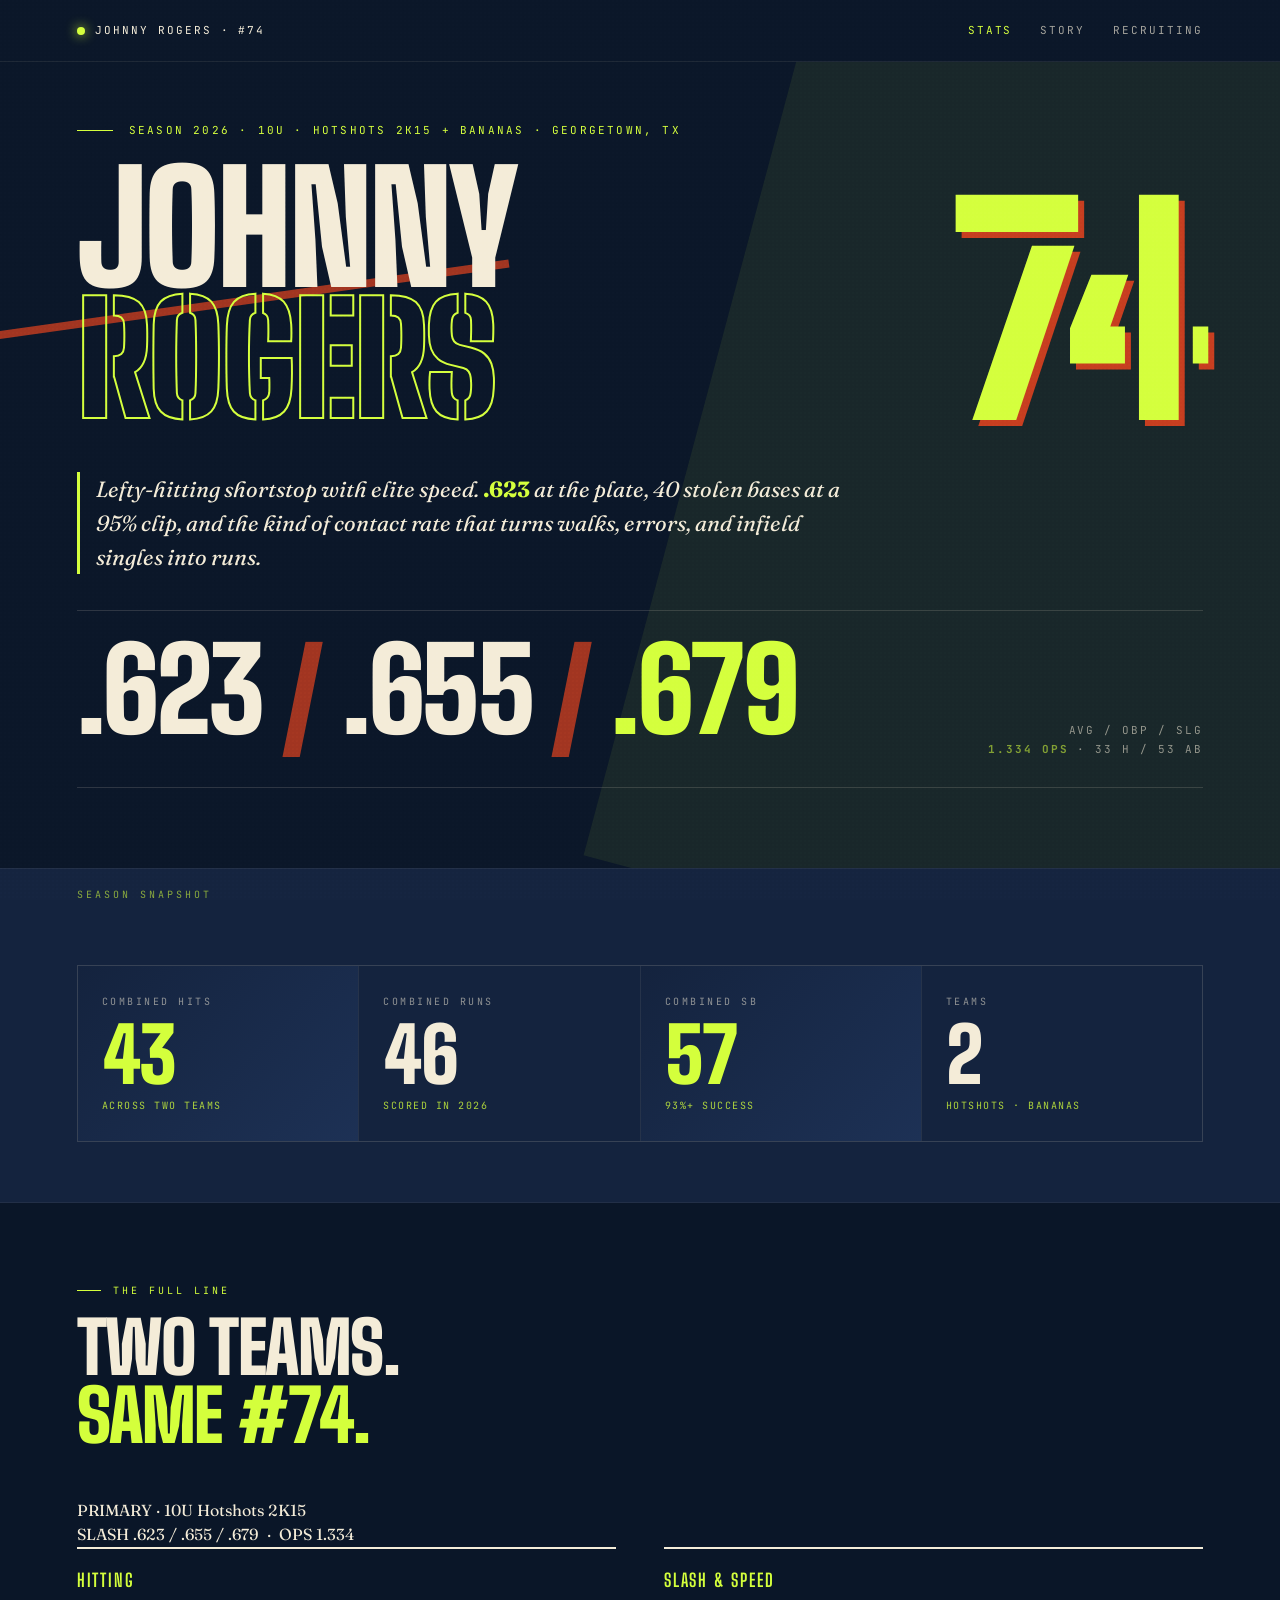
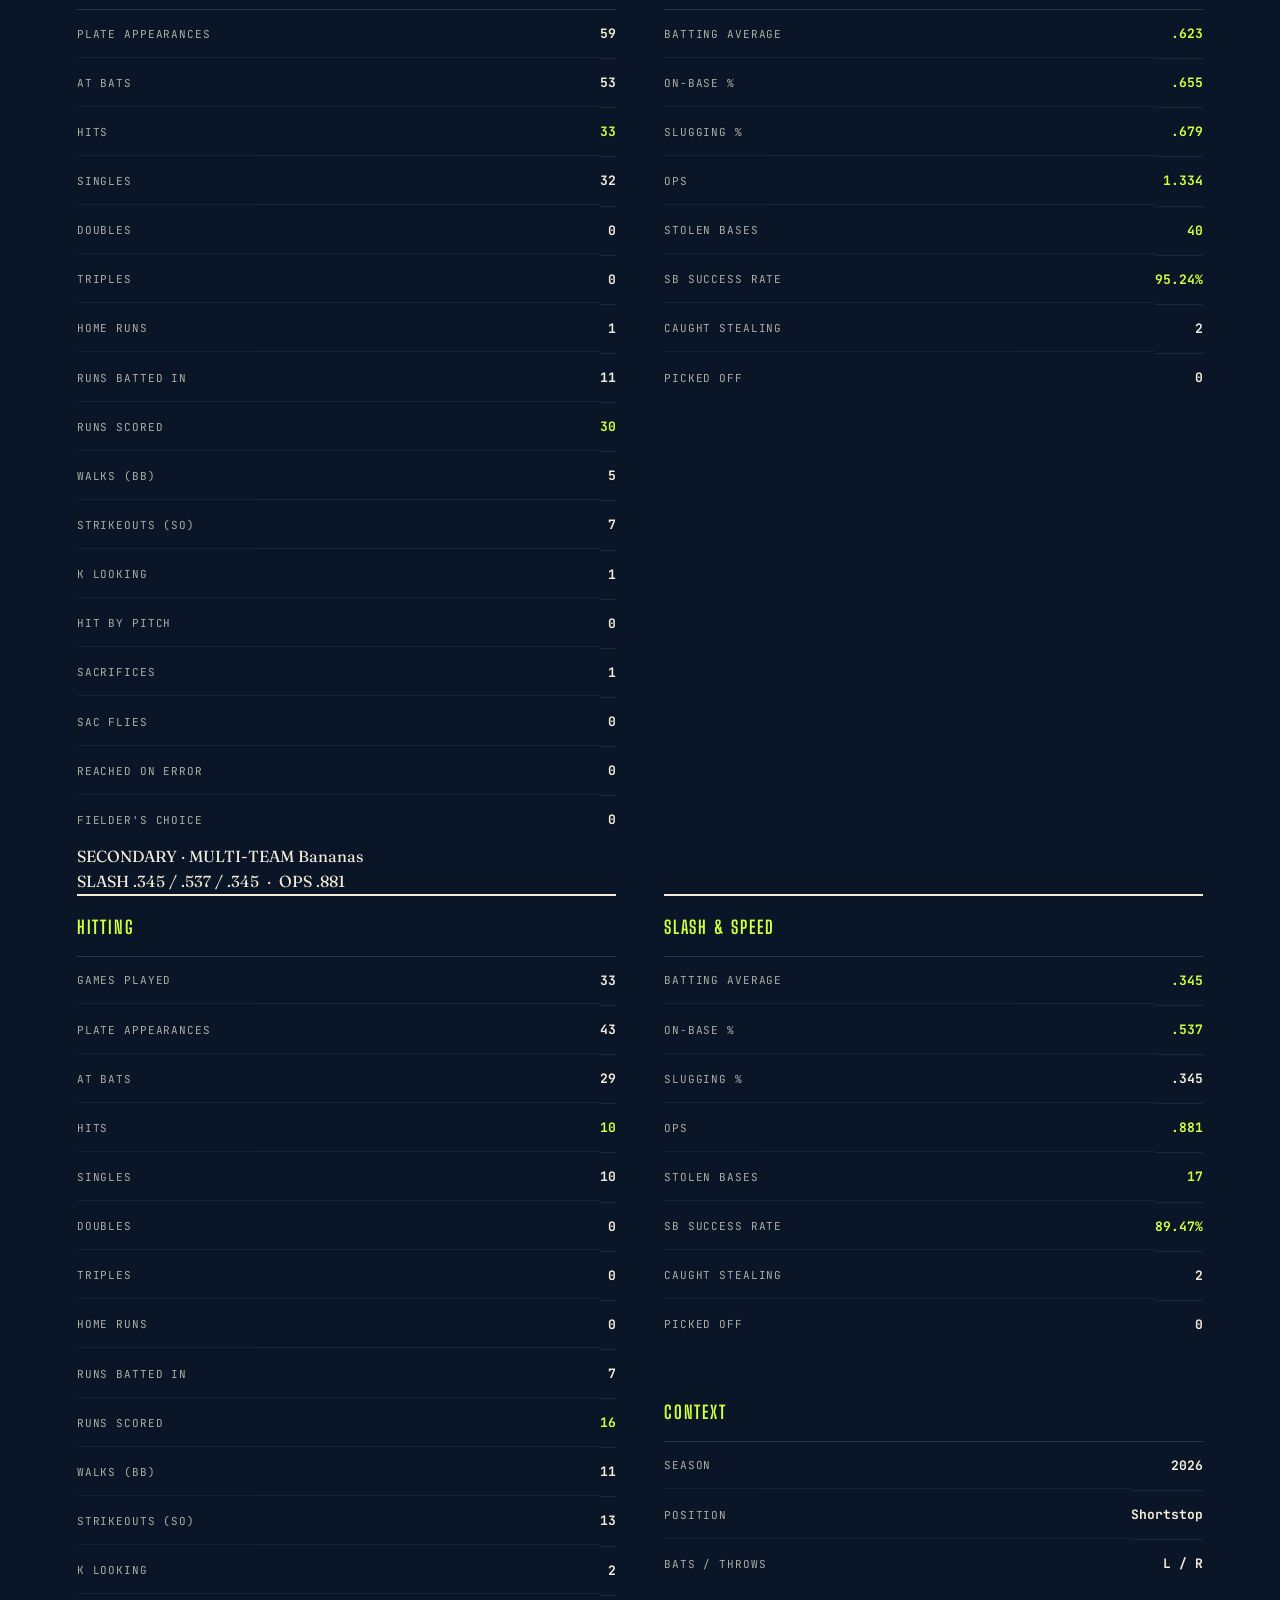
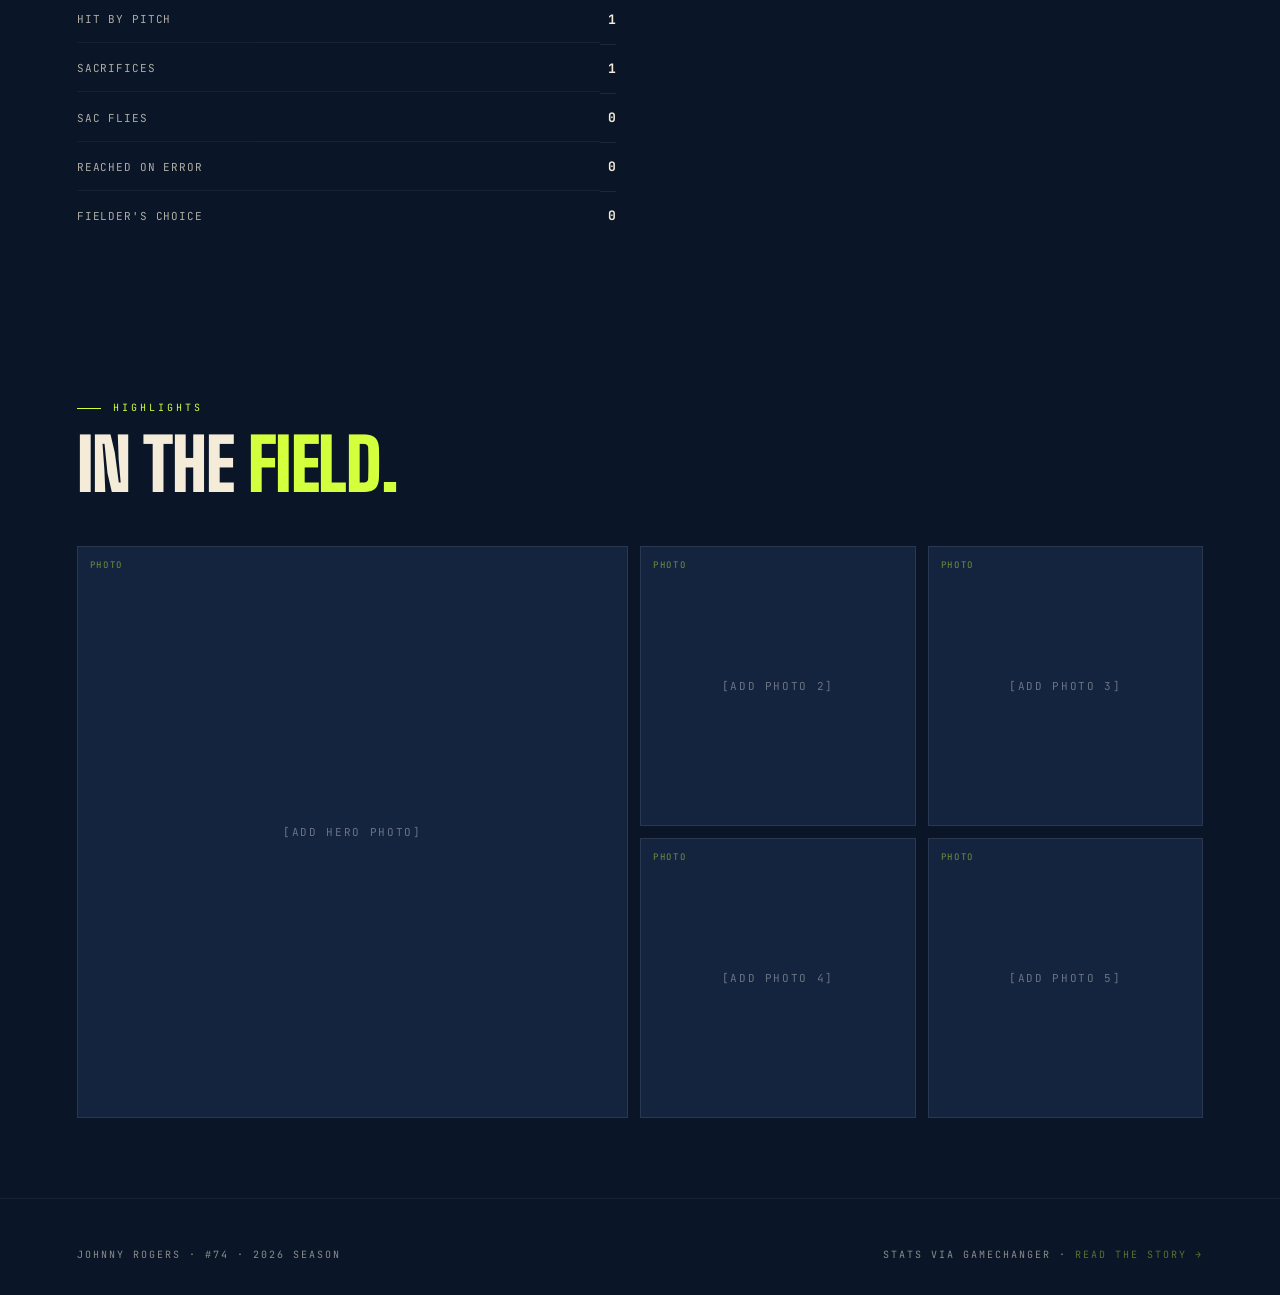
<file: index.html>
<!doctype html>
<html lang="en">
<head>
<meta charset="utf-8" />
<meta name="viewport" content="width=device-width, initial-scale=1.0" />
<title>#74 Johnny Rogers — Athlete Profile</title>
<meta name="description" content="#74 Johnny Rogers — Athlete Profile. .623 average, 1.334 OPS, 40 stolen bases. The full season line." />
<meta property="og:title" content="#74 Johnny Rogers — Athlete Profile" />
<meta property="og:description" content="A .623 hitter with 40 stolen bases at 95.24%. The full athlete profile." />
<meta property="og:type" content="website" />

<link rel="preconnect" href="https://fonts.googleapis.com" />
<link rel="preconnect" href="https://fonts.gstatic.com" crossorigin />
<link href="https://fonts.googleapis.com/css2?family=Big+Shoulders+Stencil+Display:wght@400;700;900&family=Big+Shoulders+Display:wght@400;700;900&family=JetBrains+Mono:wght@300;400;700&family=Fraunces:ital,wght@0,400;0,600;1,400&display=swap" rel="stylesheet" />
<link rel="stylesheet" href="styles.css" />
</head>
<body>

  <!-- TOP BAR -->
  <header class="topbar">
    <div class="mark"><span class="dot"></span><a href="index.html">JOHNNY ROGERS · #74</a></div>
    <nav>
      <a href="index.html" class="active">Stats</a>
      <a href="story.html">Story</a>
      <a href="recruiting.html">Recruiting</a>
    </nav>
  </header>

  <!-- HERO -->
  <section class="hero">
    <div class="hero-meta">
      <span class="bar"></span>
      <span>SEASON 2026 · 10U · HOTSHOTS 2K15 + BANANAS · GEORGETOWN, TX</span>
    </div>

    <div class="hero-stack">
      <h1 class="hero-name">
        Johnny<br/><span class="last"><em>Rogers</em></span>
      </h1>
      <div class="hero-jersey">74</div>
    </div>

    <p class="hero-tagline">
      Lefty-hitting shortstop with elite speed. <strong style="color:var(--lime);font-style:normal;">.623</strong> at the plate, 40 stolen bases at a 95% clip, and the kind of contact rate that turns walks, errors, and infield singles into runs.
    </p>

    <div class="slash">
      <span class="slash-num">.623</span>
      <span class="slash-sep">/</span>
      <span class="slash-num">.655</span>
      <span class="slash-sep">/</span>
      <span class="slash-num accent">.679</span>
      <div class="slash-meta">
        AVG / OBP / SLG<br/>
        <strong>1.334 OPS</strong> · 33 H / 53 AB
      </div>
    </div>
  </section>

  <!-- HEADLINE STATS -->
  <section class="stat-strip">
    <div class="stat-grid">
      <div class="stat-card feature">
        <div class="stat-label">COMBINED HITS</div>
        <div class="stat-num">43</div>
        <div class="stat-sub">across two teams</div>
      </div>
      <div class="stat-card">
        <div class="stat-label">COMBINED RUNS</div>
        <div class="stat-num">46</div>
        <div class="stat-sub">scored in 2026</div>
      </div>
      <div class="stat-card feature">
        <div class="stat-label">COMBINED SB</div>
        <div class="stat-num">57</div>
        <div class="stat-sub">93%+ success</div>
      </div>
      <div class="stat-card">
        <div class="stat-label">TEAMS</div>
        <div class="stat-num">2</div>
        <div class="stat-sub">Hotshots · Bananas</div>
      </div>
    </div>
  </section>

  <!-- FULL STAT TABLE — DUAL TEAM -->
  <section class="full-stats" id="stats">
    <div class="section-eyebrow">The full line</div>
    <h2 class="section-title">Two teams.<br/><em>Same #74.</em></h2>

    <!-- ============= HOTSHOTS 2K15 ============= -->
    <div class="team-block">
      <div class="team-header">
        <div class="team-id">
          <span class="pri">PRIMARY · 10U</span>
          Hotshots 2K15
        </div>
        <div class="team-slash">
          <span>SLASH</span> .623 / .655 / .679 &nbsp;·&nbsp; <span>OPS</span> 1.334
        </div>
      </div>

      <div class="stat-tables">
        <div class="stat-table">
          <h3>Hitting</h3>
          <dl>
            <dt>Plate Appearances</dt><dd>59</dd>
            <dt>At Bats</dt><dd>53</dd>
            <dt>Hits</dt><dd class="hot">33</dd>
            <dt>Singles</dt><dd>32</dd>
            <dt>Doubles</dt><dd>0</dd>
            <dt>Triples</dt><dd>0</dd>
            <dt>Home Runs</dt><dd>1</dd>
            <dt>Runs Batted In</dt><dd>11</dd>
            <dt>Runs Scored</dt><dd class="hot">30</dd>
            <dt>Walks (BB)</dt><dd>5</dd>
            <dt>Strikeouts (SO)</dt><dd>7</dd>
            <dt>K Looking</dt><dd>1</dd>
            <dt>Hit By Pitch</dt><dd>0</dd>
            <dt>Sacrifices</dt><dd>1</dd>
            <dt>Sac Flies</dt><dd>0</dd>
            <dt>Reached On Error</dt><dd>0</dd>
            <dt>Fielder's Choice</dt><dd>0</dd>
          </dl>
        </div>

        <div class="stat-table">
          <h3>Slash & Speed</h3>
          <dl>
            <dt>Batting Average</dt><dd class="hot">.623</dd>
            <dt>On-Base %</dt><dd class="hot">.655</dd>
            <dt>Slugging %</dt><dd class="hot">.679</dd>
            <dt>OPS</dt><dd class="hot">1.334</dd>
            <dt>Stolen Bases</dt><dd class="hot">40</dd>
            <dt>SB Success Rate</dt><dd class="hot">95.24%</dd>
            <dt>Caught Stealing</dt><dd>2</dd>
            <dt>Picked Off</dt><dd>0</dd>
          </dl>
        </div>
      </div>
    </div>

    <!-- ============= BANANAS ============= -->
    <div class="team-block">
      <div class="team-header">
        <div class="team-id">
          <span class="pri">SECONDARY · MULTI-TEAM</span>
          Bananas
        </div>
        <div class="team-slash">
          <span>SLASH</span> .345 / .537 / .345 &nbsp;·&nbsp; <span>OPS</span> .881
        </div>
      </div>

      <div class="stat-tables">
        <div class="stat-table">
          <h3>Hitting</h3>
          <dl>
            <dt>Games Played</dt><dd>33</dd>
            <dt>Plate Appearances</dt><dd>43</dd>
            <dt>At Bats</dt><dd>29</dd>
            <dt>Hits</dt><dd class="hot">10</dd>
            <dt>Singles</dt><dd>10</dd>
            <dt>Doubles</dt><dd>0</dd>
            <dt>Triples</dt><dd>0</dd>
            <dt>Home Runs</dt><dd>0</dd>
            <dt>Runs Batted In</dt><dd>7</dd>
            <dt>Runs Scored</dt><dd class="hot">16</dd>
            <dt>Walks (BB)</dt><dd>11</dd>
            <dt>Strikeouts (SO)</dt><dd>13</dd>
            <dt>K Looking</dt><dd>2</dd>
            <dt>Hit By Pitch</dt><dd>1</dd>
            <dt>Sacrifices</dt><dd>1</dd>
            <dt>Sac Flies</dt><dd>0</dd>
            <dt>Reached On Error</dt><dd>0</dd>
            <dt>Fielder's Choice</dt><dd>0</dd>
          </dl>
        </div>

        <div class="stat-table">
          <h3>Slash & Speed</h3>
          <dl>
            <dt>Batting Average</dt><dd class="hot">.345</dd>
            <dt>On-Base %</dt><dd class="hot">.537</dd>
            <dt>Slugging %</dt><dd>.345</dd>
            <dt>OPS</dt><dd class="hot">.881</dd>
            <dt>Stolen Bases</dt><dd class="hot">17</dd>
            <dt>SB Success Rate</dt><dd class="hot">89.47%</dd>
            <dt>Caught Stealing</dt><dd>2</dd>
            <dt>Picked Off</dt><dd>0</dd>
          </dl>

          <h3 style="margin-top:32px;">Context</h3>
          <dl>
            <dt>Season</dt><dd>2026</dd>
            <dt>Position</dt><dd>Shortstop</dd>
            <dt>Bats / Throws</dt><dd>L / R</dd>
          </dl>
        </div>
      </div>
    </div>

  </section>

  <!-- PHOTOS -->
  <section class="photos" id="photos">
    <div class="section-eyebrow">Highlights</div>
    <h2 class="section-title">In the <em>field.</em></h2>

    <div class="photo-grid">
      <div class="p1">[Add hero photo]</div>
      <div>[Add photo 2]</div>
      <div>[Add photo 3]</div>
      <div>[Add photo 4]</div>
      <div>[Add photo 5]</div>
    </div>
  </section>

  <!-- FOOTER -->
  <footer>
    <div>JOHNNY ROGERS · #74 · 2026 SEASON</div>
    <div>Stats via GameChanger · <a href="story.html" style="opacity:.7">Read the story →</a></div>
  </footer>

</body>
</html>
</file>
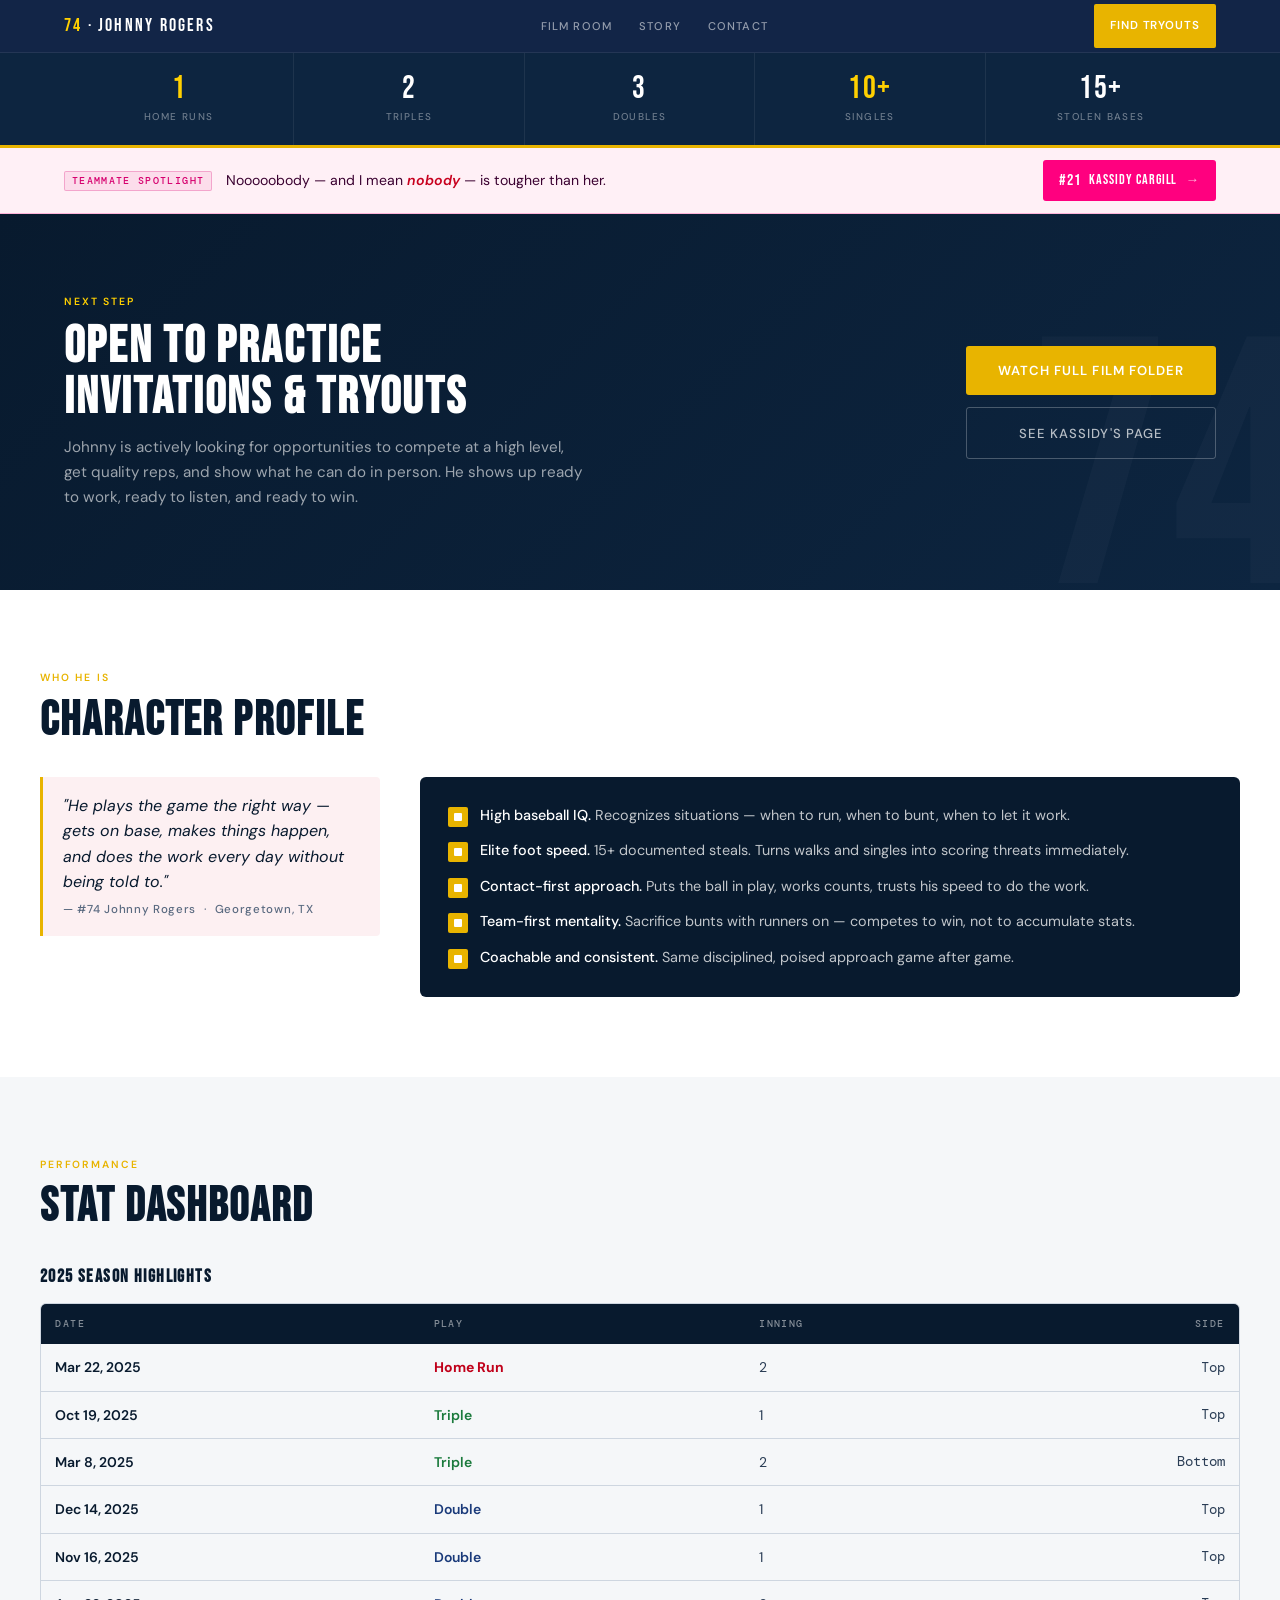
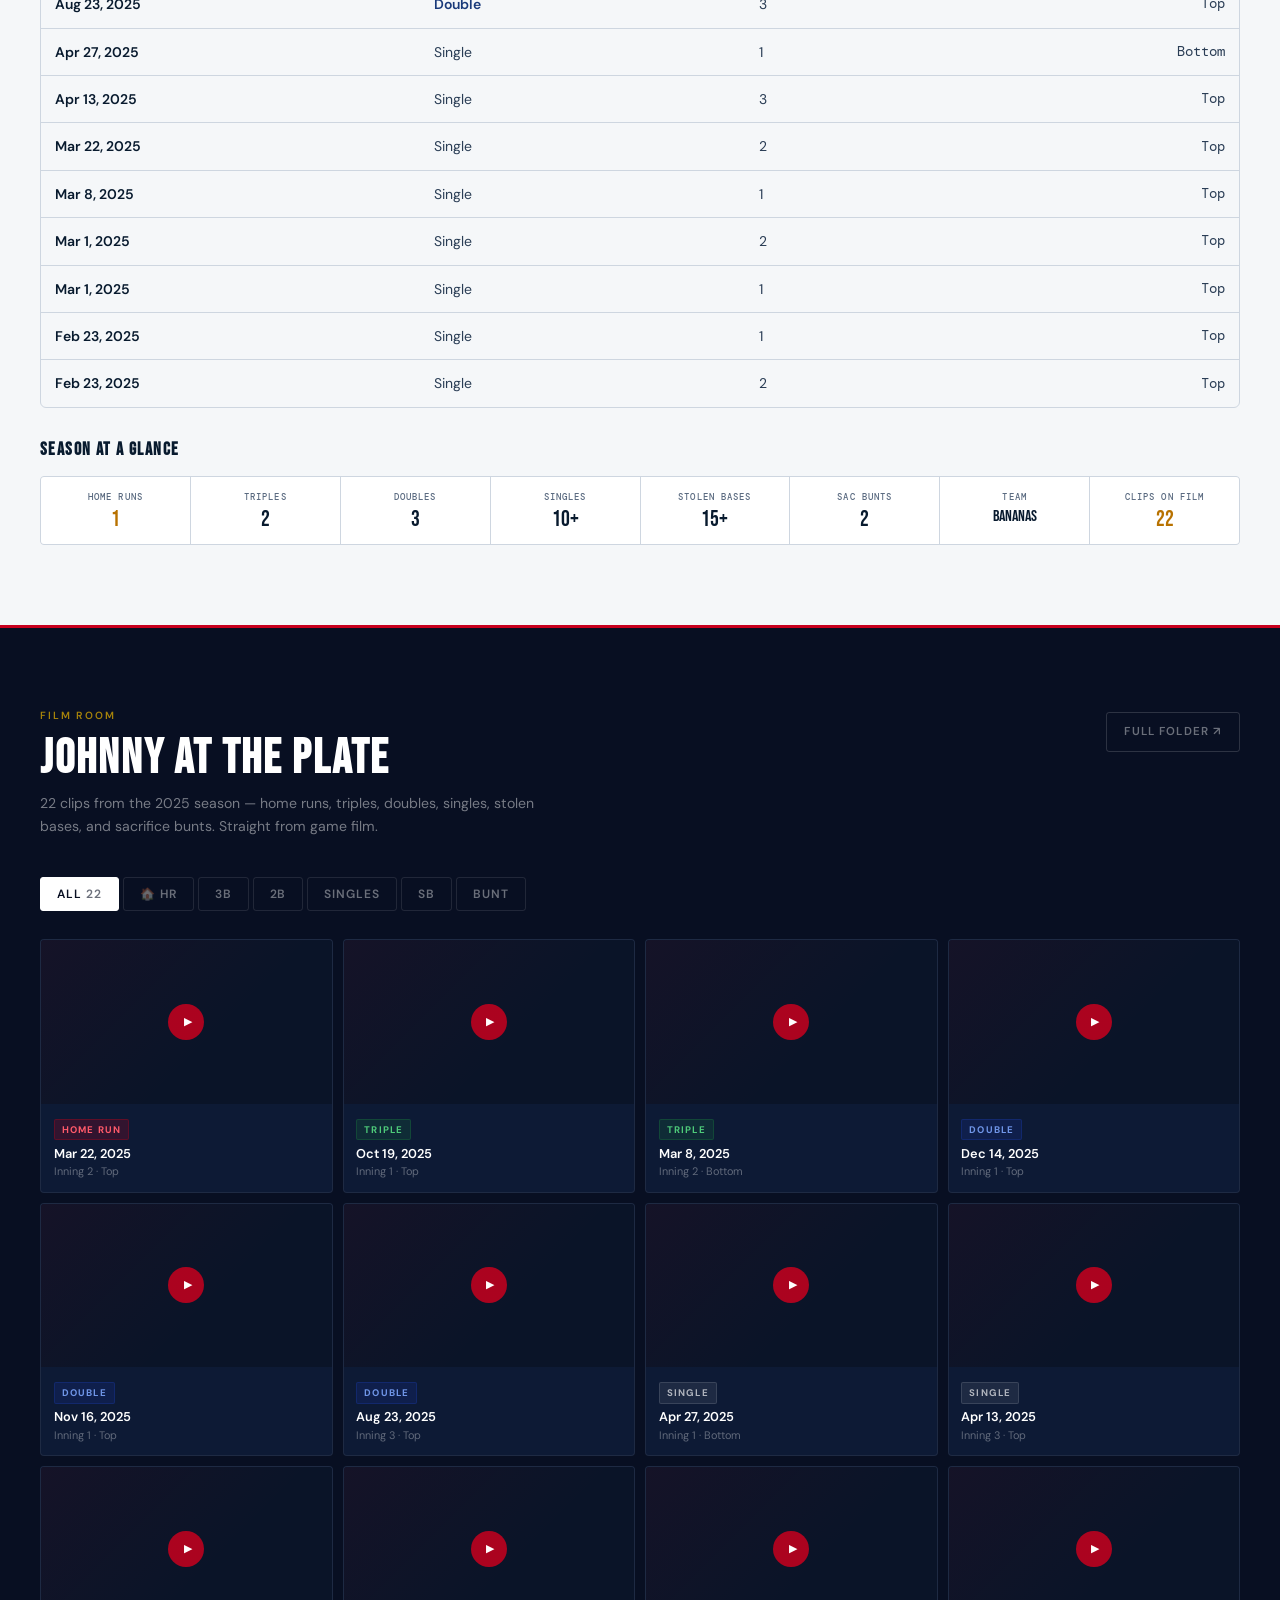
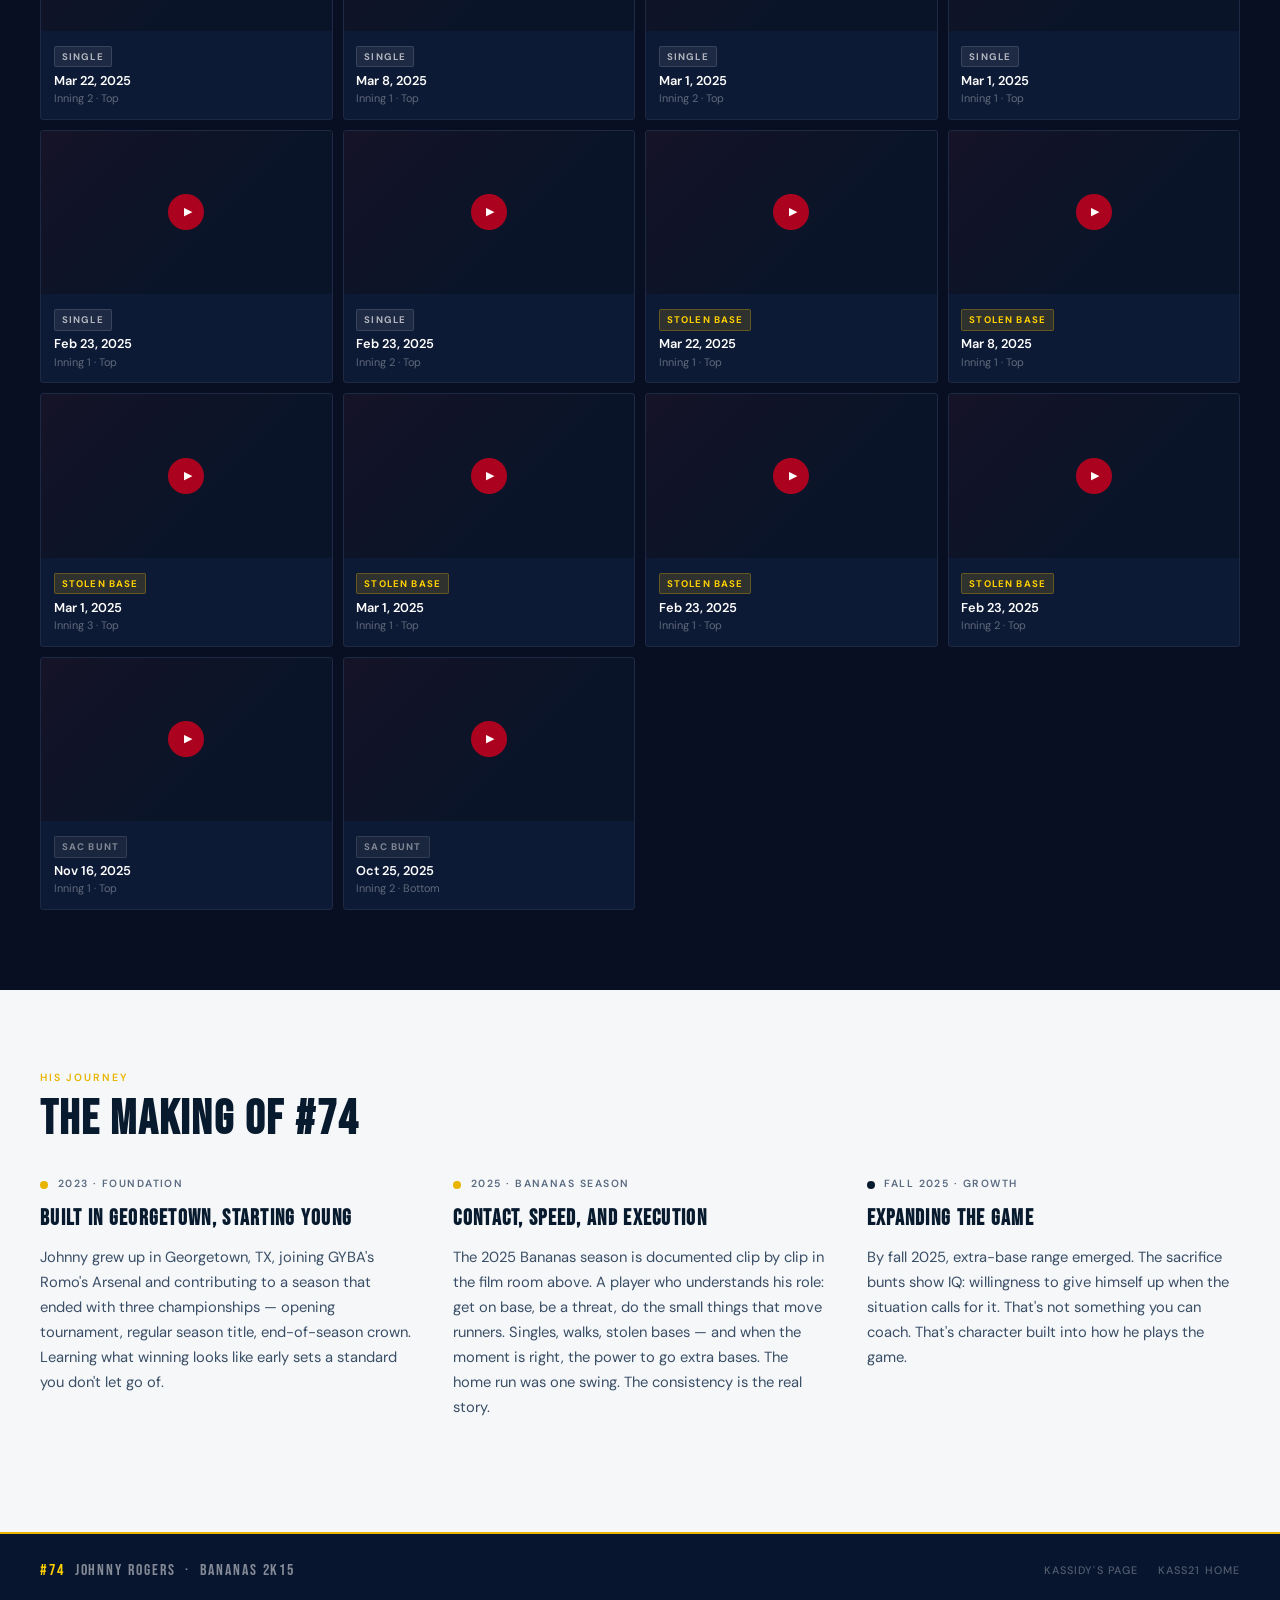
<file: johnny74-landing.html>
<!DOCTYPE html>
<html lang="en">
<head>
  <meta charset="UTF-8" />
  <meta name="viewport" content="width=device-width, initial-scale=1.0, viewport-fit=cover" />
  <meta name="apple-mobile-web-app-capable" content="yes" />
  <meta name="apple-mobile-web-app-status-bar-style" content="black-translucent" />
  <meta name="format-detection" content="telephone=no" />
  <meta name="theme-color" content="#081a2e" />
  <title>Johnny Rogers | #74 · Bananas 2K15 · Georgetown TX</title>
  <meta name="description" content="#74 Johnny Rogers — Bananas 2K15, Georgetown TX. Contact hitter, elite baserunner. Game film available." />
  <meta property="og:title" content="#74 Johnny Rogers — Baseball · Georgetown TX" />
  <meta property="og:description" content="Contact hitter. Base-stealing threat. Bananas 2K15. Film available." />
  <script async src="https://www.googletagmanager.com/gtag/js?id=G-GWGSGGMEQY"></script>
  <script>window.dataLayer=window.dataLayer||[];function gtag(){dataLayer.push(arguments);}gtag('js',new Date());gtag('config','G-GWGSGGMEQY');</script>
  <link rel="preconnect" href="https://fonts.googleapis.com" />
  <link rel="preconnect" href="https://fonts.gstatic.com" crossorigin />
  <link href="https://fonts.googleapis.com/css2?family=Bebas+Neue&family=DM+Sans:ital,wght@0,300;0,400;0,500;0,600;1,300;1,400&family=DM+Mono:wght@400;500&display=swap" rel="stylesheet" />
  <style>
    /* ── RESET & BASE ── */
    *, *::before, *::after { box-sizing: border-box; margin: 0; padding: 0; }
    :root {
      --navy:   #081a2e;
      --navy2:  #0d2540;
      --gold:   #e8b400;
      --gold2:  #ffd000;
      --white:   #ffffff;
      --off:    #f5f7f9;
      --light:  #eaecf0;
      --muted:  #5a6a80;
      --dim:    #2a3d55;
      --border: #ced6e0;
      --text:   #081a2e;
    }
    html { font-size: 16px; scroll-behavior: smooth; }
    body {
      font-family: 'DM Sans', sans-serif;
      background: var(--white);
      color: var(--text);
      line-height: 1.6;
      overflow-x: hidden;
    }
    img { display: block; max-width: 100%; }
    a { color: inherit; text-decoration: none; }


    /* == iOS BASE == */
    html {
      -webkit-text-size-adjust: 100%;
      text-size-adjust: 100%;
    }
    body {
      -webkit-font-smoothing: antialiased;
      -moz-osx-font-smoothing: grayscale;
    }
    *, *::before, *::after {
      -webkit-tap-highlight-color: transparent;
      touch-action: manipulation;
    }
    img, video { max-width: 100%; }

    /* ── NAV ── */
    .nav {
      position: -webkit-sticky;
      position: sticky;
      top: 0;
      z-index: 100;
      background: rgba(11,30,66,0.97);
      -webkit-backdrop-filter: blur(8px);
      backdrop-filter: blur(8px);
      border-bottom: 1px solid rgba(255,255,255,0.08);
      padding-top: env(safe-area-inset-top);
    }
    .nav-inner {
      max-width: 1200px;
      margin: 0 auto;
      padding: 0 max(1.5rem, env(safe-area-inset-right));
      padding-left: max(1.5rem, env(safe-area-inset-left));
      display: flex;
      align-items: center;
      justify-content: space-between;
      height: 52px;
    }
    .nav-brand {
      font-family: 'Bebas Neue', sans-serif;
      font-size: 1.15rem;
      letter-spacing: 0.12em;
      color: #fff;
    }
    .nav-brand span { color: var(--gold2); }
    .nav-links {
      display: flex;
      gap: 0;
      list-style: none;
    }
    .nav-links a {
      display: block;
      padding: 0 0.85rem;
      font-size: 0.7rem;
      font-weight: 500;
      letter-spacing: 0.1em;
      text-transform: uppercase;
      color: rgba(255,255,255,0.55);
      line-height: 52px;
      transition: color 0.15s;
    }
    .nav-links a:hover { color: #fff; }
    .nav-cta {
      font-family: 'DM Sans', sans-serif;
      font-size: 0.72rem;
      font-weight: 600;
      letter-spacing: 0.08em;
      text-transform: uppercase;
      background: var(--gold);
      color: #fff;
      padding: 0.55rem 1rem;
      border-radius: 2px;
      min-height: 44px;
      display: inline-flex;
      align-items: center;
      -webkit-appearance: none;
      transition: background 0.15s;
    }
    .nav-cta:hover { background: var(--gold2); }
    @media (max-width: 700px) {
      .nav-links { display: none; }
    }

    /* ── HERO ── */
    .hero {
      position: relative;
      overflow: hidden;
      background: var(--navy);
    }
    .hero-photo-bg {
      width: 100%;
      display: block;
      max-height: 85vh;
      object-fit: cover;
      object-position: center top;
    }
    @media (max-width: 700px) {
      .hero-photo-bg { max-height: 55vw; min-height: 260px; }
    }
    .hero-overlay {
      position: absolute;
      inset: 0;
      background: linear-gradient(
        to bottom,
        rgba(11,30,66,0.05) 0%,
        rgba(11,30,66,0.15) 50%,
        rgba(11,30,66,0.92) 85%,
        var(--navy) 100%
      );
    }
    .hero-inner {
      position: absolute;
      bottom: 0;
      left: 0;
      right: 0;
      z-index: 2;
    }
    .hero-content {
      max-width: 1200px;
      margin: 0 auto;
      padding: 0 1.5rem 2.5rem;
      display: grid;
      grid-template-columns: 1fr auto;
      gap: 2rem;
      align-items: flex-end;
    }
    @media (max-width: 700px) {
      .hero-content { grid-template-columns: 1fr; gap: 1rem; padding-bottom: 1.75rem; }
    }

    .hero-org {
      display: flex;
      align-items: center;
      gap: 0.5rem;
      margin-bottom: 0.9rem;
    }
    .hero-org-dot {
      width: 6px; height: 6px;
      border-radius: 50%;
      background: var(--gold2);
    }
    .hero-org-text {
      font-size: 0.7rem;
      font-weight: 500;
      letter-spacing: 0.16em;
      text-transform: uppercase;
      color: rgba(255,255,255,0.5);
    }

    .hero-name {
      font-family: 'Bebas Neue', sans-serif;
      font-size: clamp(3.5rem, 8vw, 6rem);
      line-height: 0.92;
      color: #fff;
      letter-spacing: 0.02em;
      margin-bottom: 0.5rem;
    }
    .hero-name-num {
      color: var(--gold2);
    }

    .hero-badge {
      display: inline-flex;
      align-items: center;
      gap: 0.5rem;
      margin-bottom: 1.25rem;
    }
    .hero-badge-pill {
      font-size: 0.65rem;
      font-weight: 600;
      letter-spacing: 0.14em;
      text-transform: uppercase;
      background: var(--gold);
      color: #fff;
      padding: 3px 10px;
      border-radius: 2px;
    }
    .hero-badge-pill.outline {
      background: transparent;
      border: 1px solid rgba(255,255,255,0.2);
      color: rgba(255,255,255,0.6);
    }

    .hero-tagline {
      font-size: 1rem;
      font-weight: 300;
      color: rgba(255,255,255,0.65);
      line-height: 1.6;
      max-width: 420px;
      margin-bottom: 1.75rem;
    }
    .hero-tagline strong { color: rgba(255,255,255,0.9); font-weight: 500; }

    .hero-positions {
      display: flex;
      flex-wrap: wrap;
      gap: 6px;
      margin-bottom: 2rem;
    }
    .pos-chip {
      font-size: 0.68rem;
      font-weight: 500;
      letter-spacing: 0.1em;
      text-transform: uppercase;
      padding: 4px 10px;
      border: 1px solid rgba(255,255,255,0.18);
      border-radius: 2px;
      color: rgba(255,255,255,0.65);
    }
    .pos-chip.primary {
      border-color: rgba(200,0,30,0.5);
      color: #ff8899;
      background: rgba(200,0,30,0.1);
    }
    @media (max-width: 800px) {
      .hero-photo-wrap {
        order: 1;
        height: 360px;
      }
    }
    .hero-photo-wrap img {
      width: 100%;
      height: 100%;
      object-fit: cover;
      object-position: top center;
    }
    .hero-photo-wrap::after {
      content: '';
      position: absolute;
      inset: 0;
      background: linear-gradient(to right, var(--navy) 0%, transparent 30%),
                  linear-gradient(to top, var(--navy) 0%, transparent 20%);
    }
    @media (max-width: 800px) {
      .hero-photo-wrap::after {
        background: linear-gradient(to bottom, transparent 60%, var(--navy) 100%);
      }
    }

    /* ── CAREER STAT STRIP ── */
    .stat-strip {
      background: var(--navy2);
      border-bottom: 3px solid var(--gold);
    }
    .stat-strip-inner {
      max-width: 1200px;
      margin: 0 auto;
      padding: 0 1.5rem;
      display: grid;
      grid-template-columns: repeat(6, 1fr);
    }
    @media (max-width: 900px) { .stat-strip-inner { grid-template-columns: repeat(3, 1fr); } }
    @media (max-width: 500px) { .stat-strip-inner { grid-template-columns: repeat(2, 1fr); } }
    .stat-item {
      padding: 1.25rem 1rem;
      border-right: 1px solid rgba(255,255,255,0.07);
      text-align: center;
    }
    .stat-item:last-child { border-right: none; }
    .stat-val {
      font-family: 'Bebas Neue', sans-serif;
      font-size: 2rem;
      color: #fff;
      line-height: 1;
      letter-spacing: 0.04em;
    }
    .stat-val.red { color: var(--gold2); }
    .stat-label {
      font-size: 0.62rem;
      font-weight: 500;
      letter-spacing: 0.14em;
      text-transform: uppercase;
      color: rgba(255,255,255,0.4);
      margin-top: 4px;
    }

    /* ── SECTIONS ── */
    .section {
      padding: 5rem 1.5rem;
    }
    .section.alt { background: var(--off); }
    .section-inner { max-width: 1200px; margin: 0 auto; }

    .section-label {
      font-size: 0.65rem;
      font-weight: 600;
      letter-spacing: 0.18em;
      text-transform: uppercase;
      color: var(--gold);
      margin-bottom: 0.6rem;
    }
    .section-title {
      font-family: 'Bebas Neue', sans-serif;
      font-size: clamp(2rem, 5vw, 3rem);
      color: var(--navy);
      letter-spacing: 0.04em;
      line-height: 1;
      margin-bottom: 2rem;
    }

    /* ── SEASON TABLE ── */
    .table-wrap {
      overflow-x: auto;
      border: 1px solid var(--border);
      border-radius: 6px;
    }
    .stat-table {
      width: 100%;
      border-collapse: collapse;
      font-size: 0.875rem;
      min-width: 680px;
    }
    .stat-table thead tr {
      background: var(--navy);
    }
    .stat-table th {
      font-family: 'DM Mono', monospace;
      font-size: 0.62rem;
      font-weight: 500;
      letter-spacing: 0.14em;
      text-transform: uppercase;
      color: rgba(255,255,255,0.5);
      padding: 0.75rem 1rem;
      text-align: left;
      white-space: nowrap;
    }
    .stat-table th.num { text-align: right; }
    .stat-table td {
      padding: 0.8rem 1rem;
      border-bottom: 1px solid var(--border);
      color: var(--dim);
      white-space: nowrap;
    }
    .stat-table tr:last-child td { border-bottom: none; }
    .stat-table tr:hover td { background: var(--light); }
    .stat-table td.season-name {
      font-weight: 500;
      color: var(--navy);
    }
    .stat-table td.team-tag {
      font-size: 0.65rem;
      font-weight: 600;
      letter-spacing: 0.1em;
      text-transform: uppercase;
    }
    .stat-table td.num {
      font-family: 'DM Mono', monospace;
      font-size: 0.85rem;
      text-align: right;
    }
    .stat-table td.num.bold { color: var(--navy); font-weight: 500; }
    .stat-table td.num.hero-num { color: var(--gold); font-weight: 600; }

    .team-bnns { color: #c8760a; }
    .team-htsh { color: #1a3a7a; }
    .team-usa  { color: #c8001e; }

    /* Career totals row */
    .stat-table tfoot td {
      background: var(--off);
      font-weight: 600;
      color: var(--navy);
      border-top: 2px solid var(--border);
      padding: 0.9rem 1rem;
    }
    .stat-table tfoot td.num {
      font-family: 'DM Mono', monospace;
      font-size: 0.88rem;
      text-align: right;
      color: var(--navy);
    }
    .stat-table tfoot td.num.hero-num { color: var(--gold); }

    /* ── STORY ── */
    .story-grid {
      display: grid;
      grid-template-columns: 1fr 1fr;
      gap: 3rem;
      align-items: start;
    }
    @media (max-width: 750px) { .story-grid { grid-template-columns: 1fr; gap: 2rem; } }

    .story-chapter {
      margin-bottom: 2rem;
    }
    .story-chapter-era {
      display: flex;
      align-items: center;
      gap: 0.6rem;
      margin-bottom: 0.6rem;
    }
    .era-dot {
      width: 8px; height: 8px;
      border-radius: 50%;
      flex-shrink: 0;
    }
    .era-dot.red { background: var(--gold); }
    .era-dot.navy { background: var(--navy); }
    .era-dot.gold { background: #c8760a; }
    .era-dot.usa  { background: var(--gold); border: 2px solid var(--navy); }

    .story-chapter-label {
      font-size: 0.65rem;
      font-weight: 600;
      letter-spacing: 0.14em;
      text-transform: uppercase;
      color: var(--muted);
    }
    .story-chapter h3 {
      font-family: 'Bebas Neue', sans-serif;
      font-size: 1.35rem;
      letter-spacing: 0.06em;
      color: var(--navy);
      margin-bottom: 0.5rem;
    }
    .story-chapter p {
      font-size: 0.92rem;
      color: #4a5a7a;
      line-height: 1.7;
    }

    .story-pullquote {
      border-left: 3px solid var(--gold);
      padding: 1rem 1.25rem;
      background: #fdf0f2;
      border-radius: 0 4px 4px 0;
      margin-bottom: 2rem;
    }
    .story-pullquote p {
      font-size: 1rem;
      font-style: italic;
      color: var(--navy);
      line-height: 1.6;
      font-weight: 400;
    }
    .story-pullquote cite {
      font-size: 0.72rem;
      font-style: normal;
      color: var(--muted);
      font-weight: 500;
      letter-spacing: 0.06em;
      display: block;
      margin-top: 0.4rem;
    }

    .character-traits {
      background: var(--navy);
      border-radius: 6px;
      padding: 1.75rem;
      color: #fff;
    }
    .character-traits h3 {
      font-family: 'Bebas Neue', sans-serif;
      font-size: 1.4rem;
      letter-spacing: 0.06em;
      margin-bottom: 1rem;
      color: #fff;
    }
    .trait-row {
      display: flex;
      align-items: flex-start;
      gap: 0.75rem;
      margin-bottom: 0.85rem;
    }
    .trait-row:last-child { margin-bottom: 0; }
    .trait-icon {
      width: 20px; height: 20px;
      background: var(--gold);
      border-radius: 2px;
      flex-shrink: 0;
      display: flex;
      align-items: center;
      justify-content: center;
      margin-top: 2px;
    }
    .trait-icon::after {
      content: '';
      width: 8px; height: 8px;
      background: #fff;
      border-radius: 1px;
    }
    .trait-text {
      font-size: 0.9rem;
      color: rgba(255,255,255,0.75);
      line-height: 1.5;
    }
    .trait-text strong { color: #fff; font-weight: 500; }

    /* ── CTA ── */
    .cta-section {
      background: linear-gradient(135deg, var(--navy) 0%, var(--navy2) 100%);
      position: relative;
      overflow: hidden;
    }
    .cta-section::before {
      content: '74';
      position: absolute;
      font-family: 'Bebas Neue', sans-serif;
      font-size: 22rem;
      color: rgba(255,255,255,0.025);
      right: -2rem;
      bottom: -4rem;
      line-height: 1;
      pointer-events: none;
      user-select: none;
    }
    .cta-inner {
      max-width: 1200px;
      margin: 0 auto;
      padding: 5rem 1.5rem;
      display: grid;
      grid-template-columns: 1fr auto;
      gap: 3rem;
      align-items: center;
      position: relative;
      z-index: 2;
    }
    @media (max-width: 700px) {
      .cta-inner { grid-template-columns: 1fr; gap: 2rem; }
    }
    .cta-label {
      font-size: 0.65rem;
      font-weight: 600;
      letter-spacing: 0.18em;
      text-transform: uppercase;
      color: var(--gold2);
      margin-bottom: 0.6rem;
    }
    .cta-title {
      font-family: 'Bebas Neue', sans-serif;
      font-size: clamp(2rem, 5vw, 3.2rem);
      color: #fff;
      line-height: 1;
      letter-spacing: 0.04em;
      margin-bottom: 0.75rem;
    }
    .cta-desc {
      font-size: 0.95rem;
      color: rgba(255,255,255,0.6);
      max-width: 520px;
      line-height: 1.65;
    }
    .cta-buttons {
      display: flex;
      flex-direction: column;
      gap: 0.75rem;
      flex-shrink: 0;
    }
    .btn-primary {
      display: inline-flex;
      align-items: center;
      justify-content: center;
      background: var(--gold);
      color: #fff;
      font-weight: 600;
      font-size: 0.82rem;
      letter-spacing: 0.08em;
      text-transform: uppercase;
      padding: 0.9rem 2rem;
      border-radius: 3px;
      text-align: center;
      min-height: 44px;
      -webkit-appearance: none;
      transition: background 0.15s;
      white-space: nowrap;
    }
    .btn-primary:hover { background: var(--gold2); transform: translateY(-1px); }
    .btn-secondary {
      display: inline-flex;
      align-items: center;
      justify-content: center;
      border: 1px solid rgba(255,255,255,0.25);
      color: rgba(255,255,255,0.7);
      font-weight: 500;
      font-size: 0.82rem;
      letter-spacing: 0.08em;
      text-transform: uppercase;
      padding: 0.9rem 2rem;
      border-radius: 3px;
      text-align: center;
      min-height: 44px;
      -webkit-appearance: none;
      transition: border-color 0.15s, color 0.15s;
      white-space: nowrap;
    }
    .btn-secondary:hover { border-color: rgba(255,255,255,0.6); color: #fff; }

    /* ── FOOTER ── */
    footer {
      background: #08152e;
      border-top: 2px solid var(--gold);
      padding: 1.5rem;
      text-align: center;
    }
    .footer-inner {
      max-width: 1200px;
      margin: 0 auto;
      display: flex;
      align-items: center;
      justify-content: space-between;
      flex-wrap: wrap;
      gap: 0.5rem;
    }
    .footer-brand {
      font-family: 'Bebas Neue', sans-serif;
      font-size: 1rem;
      letter-spacing: 0.12em;
      color: rgba(255,255,255,0.5);
    }
    .footer-brand span { color: var(--gold2); }
    .footer-links {
      display: flex;
      gap: 1.25rem;
    }
    .footer-links a {
      font-size: 0.68rem;
      font-weight: 500;
      letter-spacing: 0.1em;
      text-transform: uppercase;
      color: rgba(255,255,255,0.3);
      transition: color 0.15s;
    }
    .footer-links a:hover { color: rgba(255,255,255,0.7); }

    /* ── FADE-IN ANIMATION ── */
    @keyframes fadeUp {
      from { opacity: 0; transform: translateY(18px); }
      to   { opacity: 1; transform: translateY(0); }
    }
    .hero-content > * {
      animation: fadeUp 0.55s ease both;
    }
    .hero-content > *:nth-child(1) { animation-delay: 0.05s; }
    .hero-content > *:nth-child(2) { animation-delay: 0.12s; }
    .hero-content > *:nth-child(3) { animation-delay: 0.18s; }
    .hero-content > *:nth-child(4) { animation-delay: 0.24s; }
    .hero-content > *:nth-child(5) { animation-delay: 0.30s; }

    /* ── DIVIDER ── */
    .rule {
      border: none;
      border-top: 1px solid var(--border);
      margin: 2.5rem 0;
    }

    /* == VIDEO WALL == */
    .vwall-section { background:#080f22; padding:5rem 1.5rem; border-top:3px solid #c8001e; }
    .vwall-inner { max-width:1200px; margin:0 auto; }
    .vwall-header { display:flex; align-items:flex-start; justify-content:space-between; gap:1.5rem; margin-bottom:2.5rem; flex-wrap:wrap; }
    .vwall-title { font-family:'Bebas Neue',sans-serif; font-size:clamp(2rem,5vw,3rem); color:#fff; letter-spacing:0.04em; line-height:1; margin-bottom:0.6rem; }
    .vwall-desc { font-size:0.88rem; color:rgba(255,255,255,0.45); max-width:500px; line-height:1.6; }
    .vwall-folder-link { display:inline-block; font-size:0.72rem; font-weight:600; letter-spacing:0.1em; text-transform:uppercase; color:rgba(255,255,255,0.4); border:1px solid rgba(255,255,255,0.15); padding:0.6rem 1.1rem; border-radius:3px; white-space:nowrap; transition:color 0.15s,border-color 0.15s; flex-shrink:0; margin-top:0.25rem; }
    .vwall-folder-link:hover { color:#fff; border-color:rgba(255,255,255,0.4); }
    .vwall-tabs { display:flex; gap:4px; margin-bottom:1.75rem; flex-wrap:wrap; }
    .vtab { font-family:'DM Sans',sans-serif; font-size:0.75rem; font-weight:600; letter-spacing:0.08em; text-transform:uppercase; padding:0.5rem 1rem; border:1px solid rgba(255,255,255,0.1); border-radius:3px; background:transparent; color:rgba(255,255,255,0.4); cursor:pointer; transition:all 0.15s; }
    .vtab:hover { color:rgba(255,255,255,0.8); border-color:rgba(255,255,255,0.25); }
    .vtab.active { background:#fff; color:#080f22; border-color:#fff; }
    .vwall-grid { display:grid; grid-template-columns:repeat(4,1fr); gap:10px; }
    @media(max-width:1000px){ .vwall-grid{grid-template-columns:repeat(3,1fr);} }
    @media(max-width:680px){ .vwall-grid{grid-template-columns:repeat(2,1fr);} }
    @media(max-width:420px){ .vwall-grid{grid-template-columns:1fr;} }
    .vcard { background:#0d1a35; border:1px solid rgba(255,255,255,0.07); border-radius:4px; overflow:hidden; cursor:pointer; transition:border-color 0.15s,transform 0.15s; }
    .vcard:hover { border-color:rgba(255,255,255,0.25); transform:translateY(-2px); }
    .vcard.hidden { display:none; }
    .vcard-thumb { background:#0a1428; aspect-ratio:16/9; display:flex; align-items:center; justify-content:center; position:relative; }
    .vcard-thumb::before { content:''; position:absolute; inset:0; background:linear-gradient(135deg,rgba(200,0,30,0.06) 0%,transparent 60%); }
    .vplay { width:36px; height:36px; background:rgba(200,0,30,0.85); border-radius:50%; display:flex; align-items:center; justify-content:center; font-size:0.7rem; color:#fff; padding-left:3px; transition:background 0.15s,transform 0.15s; }
    .vcard:hover .vplay { background:#c8001e; transform:scale(1.1); }
    .vcard-body { padding:0.7rem 0.8rem; }
    .vbadge { display:inline-block; font-size:0.6rem; font-weight:700; letter-spacing:0.12em; text-transform:uppercase; padding:2px 7px; border-radius:2px; margin-bottom:0.35rem; }
    .vbadge.hr { background:rgba(200,0,30,0.2); color:#ff6680; border:1px solid rgba(200,0,30,0.35); }
    .vbadge.triple { background:rgba(26,58,122,0.35); color:#7096e8; border:1px solid rgba(26,58,122,0.5); }
    .vbadge.double { background:rgba(180,120,0,0.2); color:#d4a040; border:1px solid rgba(180,120,0,0.35); }
    .vcard-date { font-size:0.8rem; font-weight:600; color:#fff; line-height:1.2; }
    .vcard-context { font-size:0.68rem; color:rgba(255,255,255,0.35); margin-top:2px; }
    .vmodal { display:none; position:fixed; top:0; left:0; right:0; bottom:0; background:rgba(8,15,34,0.92); z-index:500; align-items:center; justify-content:center; padding:max(1rem, env(safe-area-inset-top)) 1rem max(1rem, env(safe-area-inset-bottom)); -webkit-overflow-scrolling: touch; overscroll-behavior: contain; }
    .vmodal.open { display:flex; }
    .vmodal-box { background:#0d1a35; border:1px solid rgba(255,255,255,0.12); border-radius:6px; overflow:hidden; width:100%; max-width:860px; max-height:90vh; display:flex; flex-direction:column; }
    .vmodal-header { display:flex; align-items:center; justify-content:space-between; padding:1rem 1.25rem; border-bottom:1px solid rgba(255,255,255,0.08); gap:1rem; }
    .vmodal-badge { font-size:0.62rem; font-weight:700; letter-spacing:0.12em; text-transform:uppercase; color:rgba(255,255,255,0.45); margin-bottom:2px; }
    .vmodal-title { font-family:'Bebas Neue',sans-serif; font-size:1.3rem; color:#fff; letter-spacing:0.06em; line-height:1; }
    .vmodal-sub { font-size:0.72rem; color:rgba(255,255,255,0.4); margin-top:2px; }
    .vmodal-close { background:rgba(255,255,255,0.08); border:none; color:rgba(255,255,255,0.6); width:32px; height:32px; border-radius:50%; cursor:pointer; font-size:0.75rem; transition:background 0.15s,color 0.15s; flex-shrink:0; }
    .vmodal-close:hover { background:rgba(255,255,255,0.16); color:#fff; }
    .vmodal-player { position:relative; padding-bottom:56.25%; height:0; background:#000; flex:1; }
    .vmodal-player iframe { position:absolute; top:0; left:0; width:100%; height:100%; border:0; }


    /* == STAT DASHBOARD == */
    .dash-sub { font-family: 'Bebas Neue', sans-serif; font-size: 1.1rem; letter-spacing: 0.08em; color: var(--navy); margin-bottom: 0.75rem; }
    .dash-table-wrap { overflow-x: auto; -webkit-overflow-scrolling: touch; border: 1px solid var(--border); border-radius: 6px; }
    .dash-table { width: 100%; border-collapse: collapse; font-size: 0.875rem; min-width: 640px; }
    .dash-table thead tr { background: var(--navy); }
    .dash-table th { font-family: 'DM Mono', monospace; font-size: 0.62rem; font-weight: 500; letter-spacing: 0.14em; text-transform: uppercase; color: rgba(255,255,255,0.5); padding: 0.75rem 0.9rem; text-align: left; white-space: nowrap; }
    .dash-table th.r { text-align: right; }
    .dash-table td { padding: 0.75rem 0.9rem; border-bottom: 1px solid var(--border); color: var(--dim); white-space: nowrap; }
    .dash-table td.r { text-align: right; font-family: 'DM Mono', monospace; font-size: 0.85rem; }
    .dash-table tr:last-child td { border-bottom: none; }
    .dash-table tr:hover td { background: var(--light); }
    .dash-table td.s-name { font-weight: 600; color: var(--navy); }
    .dash-table td.s-team { font-size: 0.68rem; font-weight: 600; letter-spacing: 0.08em; text-transform: uppercase; }
    .dash-table td.s-bold { font-weight: 700; color: var(--navy); }
    .dash-table td.s-ops { font-weight: 700; color: var(--gold); }
    .dash-table td.s-total { font-weight: 700; color: var(--navy); font-size: 0.82rem; letter-spacing: 0.06em; text-transform: uppercase; }
    .dash-table tfoot td { background: var(--off); border-top: 2px solid var(--border); font-weight: 600; }
    .dash-table td.t-bnns { color: #c8760a; }
    .dash-table td.t-htsh { color: #1a3a7a; }
    .adv-grid-ld { display: grid; grid-template-columns: repeat(auto-fit, minmax(110px, 1fr)); gap: 1px; background: var(--border); border: 1px solid var(--border); border-radius: 4px; overflow: hidden; }
    .adv-cell-ld { background: var(--white); padding: 0.85rem 1rem; text-align: center; }
    .adv-lbl { font-family: 'DM Mono', monospace; font-size: 0.58rem; font-weight: 500; letter-spacing: 0.12em; text-transform: uppercase; color: var(--muted); margin-bottom: 4px; }
    .adv-num { font-family: 'Bebas Neue', sans-serif; font-size: 1.35rem; color: var(--navy); line-height: 1; }
    .adv-num.red { color: var(--gold); }
    /* == CHARACTER PROFILE GRID == */
    .char-grid { display: grid; grid-template-columns: 340px 1fr; gap: 2.5rem; align-items: start; }
    @media (max-width: 750px) { .char-grid { grid-template-columns: 1fr; gap: 1.5rem; } }
    /* == JOURNEY GRID == */
    .journey-grid { display: grid; grid-template-columns: repeat(3, 1fr); gap: 2.5rem; align-items: start; }
    @media (max-width: 900px) { .journey-grid { grid-template-columns: 1fr 1fr; } }
    @media (max-width: 600px) { .journey-grid { grid-template-columns: 1fr; } }


    /* == iOS MOBILE OVERRIDES == */
    @media (max-width: 480px) {

      /* Reduce section padding */
      .section { padding: 3rem 1.25rem; }
      .section-inner { width: 100%; }

      /* Hero text scale */
      .hero-name { font-size: clamp(2.8rem, 10vw, 4rem); }
      .hero-tagline { font-size: 0.9rem; }

      /* Stat strip 2-col on smallest phones */
      .stat-strip-inner { grid-template-columns: repeat(2, 1fr) !important; }
      .stat-val { font-size: 1.55rem; }

      /* CTA — full width buttons, stacked */
      .cta-inner { padding: 3rem 1.25rem; gap: 2rem; }
      .cta-buttons { width: 100%; }
      .btn-primary, .btn-secondary { width: 100%; white-space: normal; text-align: center; }

      /* Character grid single col */
      .char-grid { grid-template-columns: 1fr !important; }

      /* Journey grid single col */
      .journey-grid { grid-template-columns: 1fr !important; }

      /* Instagram embeds single col */
      .ig-embed-grid { grid-template-columns: 1fr !important; }

      /* Video grid 2 col */
      .vwall-grid { grid-template-columns: repeat(2, 1fr) !important; }
      .vwall-section { padding: 3.5rem 1.25rem; }

      /* Advanced grid — 2 col */
      .adv-grid-ld { grid-template-columns: repeat(2, 1fr); }

      /* Stat table font */
      .dash-table { font-size: 0.78rem; }
      .dash-table th, .dash-table td { padding: 0.6rem 0.65rem; }

      /* Modal full screen on small phones */
      .vmodal { padding: max(0.5rem, env(safe-area-inset-top)) 0.5rem max(0.5rem, env(safe-area-inset-bottom)); }
      .vmodal-box { border-radius: 4px; max-height: 88vh; }

      /* Tabs wrap better */
      .vwall-tabs { gap: 6px; }
      .vtab { font-size: 0.68rem; padding: 0.5rem 0.7rem; min-height: 40px; }

      /* Hero photo height */
      .hero-photo-bg { min-height: 220px; }

      /* Footer stacked */
      .footer-inner { flex-direction: column; align-items: flex-start; gap: 0.75rem; }
    }

    /* Smooth scrolling for overflow containers on iOS */
    .dash-table-wrap,
    .nav-inner,
    .vwall-tabs {
      -webkit-overflow-scrolling: touch;
    }

    /* Prevent iOS zoom on double-tap for interactive elements */
    .vcard, .vtab, .btn-primary, .btn-secondary, .nav-cta {
      touch-action: manipulation;
    }

  
    /* == JOHNNY-SPECIFIC == */
    .hero-num-art {
      display: flex; flex-direction: column; align-items: center; justify-content: center;
      padding: 3rem 0; position: relative; z-index: 2;
    }
    @media (max-width: 800px) { .hero-num-art { display: none; } }
    .hero-num-label { font-family: 'Bebas Neue', sans-serif; font-size: 0.65rem; letter-spacing: 0.2em; text-transform: uppercase; color: rgba(255,255,255,0.22); margin-bottom: 0.25rem; }
    .hero-num-big { font-family: 'Bebas Neue', sans-serif; font-size: clamp(6rem, 14vw, 10rem); line-height: 1; color: rgba(232,180,0,0.18); letter-spacing: 0.02em; }
    .hero-num-name { font-family: 'Bebas Neue', sans-serif; font-size: 0.8rem; letter-spacing: 0.18em; color: rgba(255,255,255,0.2); margin-top: 0.25rem; }
    .vbadge.steal { background: rgba(232,180,0,0.15); color: var(--gold2); border: 1px solid rgba(232,180,0,0.3); }
    .vbadge.bunt  { background: rgba(150,150,150,0.1); color: rgba(255,255,255,0.45); border: 1px solid rgba(150,150,150,0.2); }
    .vbadge.hr    { background: rgba(200,0,26,0.2); color: #ff5a6a; border: 1px solid rgba(200,0,26,0.3); }
    .vbadge.triple { background: rgba(26,122,60,0.2); color: #4ecb7a; border: 1px solid rgba(26,122,60,0.35); }
    .vbadge.double { background: rgba(26,58,170,0.2); color: #7096e8; border: 1px solid rgba(26,58,170,0.35); }
    .vbadge.single { background: rgba(255,255,255,0.07); color: rgba(255,255,255,0.65); border: 1px solid rgba(255,255,255,0.12); }
    .journey-grid { display:grid; grid-template-columns:repeat(3,1fr); gap:2.5rem; align-items:start; }
    @media (max-width:900px) { .journey-grid { grid-template-columns:1fr 1fr; } }
    @media (max-width:600px) { .journey-grid { grid-template-columns:1fr; } }
    @media (max-width:480px) { .journey-grid { grid-template-columns:1fr !important; } }
    .story-era { display:flex; align-items:center; gap:0.6rem; margin-bottom:0.6rem; }
    .era-label { font-size:0.65rem; font-weight:600; letter-spacing:0.14em; text-transform:uppercase; color:var(--muted); }
    .era-dot.gold { background:var(--gold); } .era-dot.navy { background:var(--navy); }
    .story-chapter h3 { font-family:'Bebas Neue',sans-serif; font-size:1.35rem; letter-spacing:0.06em; color:var(--navy); margin-bottom:0.5rem; }
    .story-chapter p { font-size:0.92rem; color:#3a4e66; line-height:1.7; }
    .stat-val.gold { color:var(--gold2); }
    .adv-num.gold { color:#b87200; }
    .s-gold { font-weight:700; color:#b87200; }
    .t-bnns { color:#c8760a; }
    .hero-inner { grid-template-columns: 1fr 320px; }
    @media (max-width:800px) { .hero-inner { grid-template-columns:1fr; } }
    .stat-strip-inner { grid-template-columns:repeat(5,1fr); }
    @media (max-width:800px) { .stat-strip-inner { grid-template-columns:repeat(3,1fr); } }

    /* ── TEAMMATE SHOUTOUT ── */
    .shoutout-bar {
      background: #fff0f6;
      border-bottom: 1px solid #ffb3d9;
      padding: 0;
    }
    .shoutout-inner {
      max-width: 1200px;
      margin: 0 auto;
      padding: 0.75rem max(1.5rem, env(safe-area-inset-right));
      padding-left: max(1.5rem, env(safe-area-inset-left));
      display: flex;
      align-items: center;
      justify-content: space-between;
      gap: 1rem;
      flex-wrap: wrap;
    }
    .shoutout-text {
      font-size: 0.88rem;
      color: #3a0030;
      line-height: 1.4;
    }
    .shoutout-text em { font-style: italic; font-weight: 600; color: #c8001e; }
    .shoutout-tag {
      display: inline-block;
      font-family: 'DM Mono', monospace;
      font-size: 0.6rem;
      font-weight: 500;
      letter-spacing: 0.14em;
      text-transform: uppercase;
      color: #d6006e;
      background: rgba(214,0,110,0.08);
      border: 1px solid rgba(214,0,110,0.25);
      padding: 2px 7px;
      border-radius: 2px;
      margin-right: 0.6rem;
      vertical-align: middle;
    }
    .shoutout-btn {
      display: inline-flex;
      align-items: center;
      gap: 0.5rem;
      background: #ff007f;
      color: #ffffff;
      font-family: 'Bebas Neue', sans-serif;
      letter-spacing: 0.06em;
      padding: 0.5rem 1rem;
      border-radius: 3px;
      min-height: 40px;
      white-space: nowrap;
      transition: background 0.15s;
      flex-shrink: 0;
    }
    .shoutout-btn:hover { background: #e6006e; }
    .shoutout-num { font-size: 1rem; }
    .shoutout-name { font-size: 0.88rem; }
    .shoutout-arrow { font-size: 0.85rem; opacity: 0.7; }
    @media (max-width: 480px) {
      .shoutout-inner { gap: 0.6rem; }
      .shoutout-text { font-size: 0.82rem; }
    }

  </style>
</head>
<body>

<nav class="nav">
  <div class="nav-inner">
    <div class="nav-brand"><span>74</span> · JOHNNY ROGERS</div>
    <ul class="nav-links">
      <li><a href="#film">Film Room</a></li>
      <li><a href="#story">Story</a></li>
      <li><a href="#contact">Contact</a></li>
    </ul>
    <a href="#contact" class="nav-cta">Find Tryouts</a>
  </div>
</nav>

<header class="hero">
  <div class="hero-inner">
    <div class="hero-content">
      <div class="hero-org"><div class="hero-org-dot"></div><span class="hero-org-text">Bananas 2K15 &nbsp;·&nbsp; Georgetown, TX</span></div>
      <h1 class="hero-name"><span class="hero-name-num">#74</span><br />Johnny<br />Rogers</h1>
      <div class="hero-badge">
        <span class="hero-badge-pill">Contact &amp; Speed</span>
        <span class="hero-badge-pill outline">Bananas 2K15 · 2025</span>
      </div>
      <p class="hero-tagline">A <strong>high-contact bat with elite baserunning instincts</strong>. Johnny puts the ball in play, takes what pitchers give him, and turns singles into threats with his speed. <strong>Consistent, disciplined, and coachable</strong> — plays the game the right way every time out.</p>
      <div class="hero-positions">
        <span class="pos-chip primary">SS</span>
        <span class="pos-chip primary">2B</span>
        <span class="pos-chip primary">CF</span>
        <span class="pos-chip">3B</span>
        <span class="pos-chip">1B</span>
        <span class="pos-chip">OF</span>
      </div>
    </div>
    <div class="hero-num-art">
      <div class="hero-num-label">Jersey</div>
      <div class="hero-num-big">74</div>
      <div class="hero-num-name">Rogers</div>
    </div>
  </div>
</header>

<div class="stat-strip" id="stats">
  <div class="stat-strip-inner">
    <div class="stat-item"><div class="stat-val gold">1</div><div class="stat-label">Home Runs</div></div>
    <div class="stat-item"><div class="stat-val">2</div><div class="stat-label">Triples</div></div>
    <div class="stat-item"><div class="stat-val">3</div><div class="stat-label">Doubles</div></div>
    <div class="stat-item"><div class="stat-val gold">10+</div><div class="stat-label">Singles</div></div>
    <div class="stat-item"><div class="stat-val">15+</div><div class="stat-label">Stolen Bases</div></div>
  </div>
</div>

<!-- ── TEAMMATE SHOUTOUT ── -->
<div class="shoutout-bar">
  <div class="shoutout-inner">
    <div class="shoutout-text">
      <span class="shoutout-tag">Teammate Spotlight</span>
      Nooooobody — and I mean <em>nobody</em> — is tougher than her.
    </div>
    <a href="https://jeremiah9980.github.io/kass21/kass21-landing.html" class="shoutout-btn">
      <span class="shoutout-num">#21</span>
      <span class="shoutout-name">Kassidy Cargill</span>
      <span class="shoutout-arrow">&#8594;</span>
    </a>
  </div>
</div>

<section class="cta-section" id="contact">
  <div class="cta-inner">
    <div>
      <div class="cta-label">Next Step</div>
      <h2 class="cta-title">Open to Practice<br />Invitations &amp; Tryouts</h2>
      <p class="cta-desc">Johnny is actively looking for opportunities to compete at a high level, get quality reps, and show what he can do in person. He shows up ready to work, ready to listen, and ready to win.</p>
    </div>
    <div class="cta-buttons">
      <a href="https://drive.google.com/drive/folders/1nlMlwKVZO2dsNauf8mF7bjYtIC45o4ny" target="_blank" class="btn-primary">Watch Full Film Folder</a>
      <a href="https://jeremiah9980.github.io/kass21/kass21-landing.html" class="btn-secondary">See Kassidy's Page</a>
    </div>
  </div>
</section>

<section class="section" id="character">
  <div class="section-inner">
    <div class="section-label">Who He Is</div>
    <h2 class="section-title">Character Profile</h2>
    <div class="char-grid">
      <div class="story-pullquote">
        <p>"He plays the game the right way — gets on base, makes things happen, and does the work every day without being told to."</p>
        <cite>— #74 Johnny Rogers &nbsp;·&nbsp; Georgetown, TX</cite>
      </div>
      <div class="character-traits">
        <div class="trait-row"><div class="trait-icon"></div><div class="trait-text"><strong>High baseball IQ.</strong> Recognizes situations — when to run, when to bunt, when to let it work.</div></div>
        <div class="trait-row"><div class="trait-icon"></div><div class="trait-text"><strong>Elite foot speed.</strong> 15+ documented steals. Turns walks and singles into scoring threats immediately.</div></div>
        <div class="trait-row"><div class="trait-icon"></div><div class="trait-text"><strong>Contact-first approach.</strong> Puts the ball in play, works counts, trusts his speed to do the work.</div></div>
        <div class="trait-row"><div class="trait-icon"></div><div class="trait-text"><strong>Team-first mentality.</strong> Sacrifice bunts with runners on — competes to win, not to accumulate stats.</div></div>
        <div class="trait-row"><div class="trait-icon"></div><div class="trait-text"><strong>Coachable and consistent.</strong> Same disciplined, poised approach game after game.</div></div>
      </div>
    </div>
  </div>
</section>

<section class="section alt" id="stats-detail">
  <div class="section-inner">
    <div class="section-label">Performance</div>
    <h2 class="section-title">Stat Dashboard</h2>
    <h3 class="dash-sub">2025 Season Highlights</h3>
    <div class="dash-table-wrap">
      <table class="dash-table">
        <thead><tr><th>Date</th><th>Play</th><th>Inning</th><th class="r">Side</th></tr></thead>
        <tbody>
          <tr><td class="s-name">Mar 22, 2025</td><td><span style="font-weight:700;color:#c0001a;">Home Run</span></td><td>2</td><td class="r">Top</td></tr>
          <tr><td class="s-name">Oct 19, 2025</td><td style="color:#1a7a3c;font-weight:600;">Triple</td><td>1</td><td class="r">Top</td></tr>
          <tr><td class="s-name">Mar 8, 2025</td><td style="color:#1a7a3c;font-weight:600;">Triple</td><td>2</td><td class="r">Bottom</td></tr>
          <tr><td class="s-name">Dec 14, 2025</td><td style="color:#1a3a7a;font-weight:600;">Double</td><td>1</td><td class="r">Top</td></tr>
          <tr><td class="s-name">Nov 16, 2025</td><td style="color:#1a3a7a;font-weight:600;">Double</td><td>1</td><td class="r">Top</td></tr>
          <tr><td class="s-name">Aug 23, 2025</td><td style="color:#1a3a7a;font-weight:600;">Double</td><td>3</td><td class="r">Top</td></tr>
          <tr><td class="s-name">Apr 27, 2025</td><td>Single</td><td>1</td><td class="r">Bottom</td></tr>
          <tr><td class="s-name">Apr 13, 2025</td><td>Single</td><td>3</td><td class="r">Top</td></tr>
          <tr><td class="s-name">Mar 22, 2025</td><td>Single</td><td>2</td><td class="r">Top</td></tr>
          <tr><td class="s-name">Mar 8, 2025</td><td>Single</td><td>1</td><td class="r">Top</td></tr>
          <tr><td class="s-name">Mar 1, 2025</td><td>Single</td><td>2</td><td class="r">Top</td></tr>
          <tr><td class="s-name">Mar 1, 2025</td><td>Single</td><td>1</td><td class="r">Top</td></tr>
          <tr><td class="s-name">Feb 23, 2025</td><td>Single</td><td>1</td><td class="r">Top</td></tr>
          <tr><td class="s-name">Feb 23, 2025</td><td>Single</td><td>2</td><td class="r">Top</td></tr>
        </tbody>
      </table>
    </div>
    <h3 class="dash-sub" style="margin-top:1.75rem;">Season at a Glance</h3>
    <div class="adv-grid-ld">
      <div class="adv-cell-ld"><div class="adv-lbl">Home Runs</div><div class="adv-num gold">1</div></div>
      <div class="adv-cell-ld"><div class="adv-lbl">Triples</div><div class="adv-num">2</div></div>
      <div class="adv-cell-ld"><div class="adv-lbl">Doubles</div><div class="adv-num">3</div></div>
      <div class="adv-cell-ld"><div class="adv-lbl">Singles</div><div class="adv-num">10+</div></div>
      <div class="adv-cell-ld"><div class="adv-lbl">Stolen Bases</div><div class="adv-num">15+</div></div>
      <div class="adv-cell-ld"><div class="adv-lbl">Sac Bunts</div><div class="adv-num">2</div></div>
      <div class="adv-cell-ld"><div class="adv-lbl">Team</div><div class="adv-num" style="font-size:1rem;">Bananas</div></div>
      <div class="adv-cell-ld"><div class="adv-lbl">Clips on Film</div><div class="adv-num gold">22</div></div>
    </div>
  </div>
</section>

<section class="vwall-section" id="film">
  <div class="vwall-inner">
    <div class="vwall-header">
      <div>
        <div class="section-label" style="color:rgba(232,180,0,0.7);">Film Room</div>
        <h2 class="vwall-title">Johnny at the Plate</h2>
        <p class="vwall-desc">22 clips from the 2025 season — home runs, triples, doubles, singles, stolen bases, and sacrifice bunts. Straight from game film.</p>
      </div>
      <a href="https://drive.google.com/drive/folders/1nlMlwKVZO2dsNauf8mF7bjYtIC45o4ny" target="_blank" class="vwall-folder-link">Full Folder &#8599;</a>
    </div>
    <div class="vwall-tabs">
      <button class="vtab active" onclick="filterVideos('all',this)">All <span style="opacity:.6;">22</span></button>
      <button class="vtab" onclick="filterVideos('HR',this)">&#127968; HR</button>
      <button class="vtab" onclick="filterVideos('3B',this)">3B</button>
      <button class="vtab" onclick="filterVideos('2B',this)">2B</button>
      <button class="vtab" onclick="filterVideos('1B',this)">Singles</button>
      <button class="vtab" onclick="filterVideos('SB',this)">SB</button>
      <button class="vtab" onclick="filterVideos('BT',this)">Bunt</button>
    </div>
    <div class="vwall-grid" id="vwall-grid">
      <div class="vcard" data-type="HR" onclick="openModal('1BHkd_XqsTZxqGqEVe5oEHdawohNcFg0Z','Home Run','Mar 22, 2025','Inn 2 · Top')"><div class="vcard-thumb"><div class="vplay">&#9654;</div></div><div class="vcard-body"><span class="vbadge hr">Home Run</span><div class="vcard-date">Mar 22, 2025</div><div class="vcard-context">Inning 2 · Top</div></div></div>
      <div class="vcard" data-type="3B" onclick="openModal('1gWhQ4XCGyGQ6qwLaHgxE1CYUkdVOxYhz','Triple','Oct 19, 2025','Inn 1 · Top')"><div class="vcard-thumb"><div class="vplay">&#9654;</div></div><div class="vcard-body"><span class="vbadge triple">Triple</span><div class="vcard-date">Oct 19, 2025</div><div class="vcard-context">Inning 1 · Top</div></div></div>
      <div class="vcard" data-type="3B" onclick="openModal('1G8bfEydjFEfPITg1F-ZD9huWV3FgI2AG','Triple','Mar 8, 2025','Inn 2 · Bottom')"><div class="vcard-thumb"><div class="vplay">&#9654;</div></div><div class="vcard-body"><span class="vbadge triple">Triple</span><div class="vcard-date">Mar 8, 2025</div><div class="vcard-context">Inning 2 · Bottom</div></div></div>
      <div class="vcard" data-type="2B" onclick="openModal('1gR-MgxusUCEEObEQfDz0mhr6Wu24VYAq','Double','Dec 14, 2025','Inn 1 · Top')"><div class="vcard-thumb"><div class="vplay">&#9654;</div></div><div class="vcard-body"><span class="vbadge double">Double</span><div class="vcard-date">Dec 14, 2025</div><div class="vcard-context">Inning 1 · Top</div></div></div>
      <div class="vcard" data-type="2B" onclick="openModal('1097XSloWvlAilimA0adR8TrdcYhNwakR','Double','Nov 16, 2025','Inn 1 · Top')"><div class="vcard-thumb"><div class="vplay">&#9654;</div></div><div class="vcard-body"><span class="vbadge double">Double</span><div class="vcard-date">Nov 16, 2025</div><div class="vcard-context">Inning 1 · Top</div></div></div>
      <div class="vcard" data-type="2B" onclick="openModal('1XfNTd_kMKKQGHfA3-dGFq_6E2EPfirV7','Double','Aug 23, 2025','Inn 3 · Top')"><div class="vcard-thumb"><div class="vplay">&#9654;</div></div><div class="vcard-body"><span class="vbadge double">Double</span><div class="vcard-date">Aug 23, 2025</div><div class="vcard-context">Inning 3 · Top</div></div></div>
      <div class="vcard" data-type="1B" onclick="openModal('1SbxaKGKqW0Nn86HMQOHOhF2l3Dy63Igj','Single','Apr 27, 2025','Inn 1 · Bottom')"><div class="vcard-thumb"><div class="vplay">&#9654;</div></div><div class="vcard-body"><span class="vbadge single">Single</span><div class="vcard-date">Apr 27, 2025</div><div class="vcard-context">Inning 1 · Bottom</div></div></div>
      <div class="vcard" data-type="1B" onclick="openModal('1A53jwZbfJAhJx_y9KP-2DVqNz7KzZReo','Single','Apr 13, 2025','Inn 3 · Top')"><div class="vcard-thumb"><div class="vplay">&#9654;</div></div><div class="vcard-body"><span class="vbadge single">Single</span><div class="vcard-date">Apr 13, 2025</div><div class="vcard-context">Inning 3 · Top</div></div></div>
      <div class="vcard" data-type="1B" onclick="openModal('1CtPR0uONim0EiMGdp7_N6eYHLRzp0pXQ','Single','Mar 22, 2025','Inn 2 · Top')"><div class="vcard-thumb"><div class="vplay">&#9654;</div></div><div class="vcard-body"><span class="vbadge single">Single</span><div class="vcard-date">Mar 22, 2025</div><div class="vcard-context">Inning 2 · Top</div></div></div>
      <div class="vcard" data-type="1B" onclick="openModal('17n6KOHuQ3z2Ua8rld5c2TBjhnRf-SOQC','Single','Mar 8, 2025','Inn 1 · Top')"><div class="vcard-thumb"><div class="vplay">&#9654;</div></div><div class="vcard-body"><span class="vbadge single">Single</span><div class="vcard-date">Mar 8, 2025</div><div class="vcard-context">Inning 1 · Top</div></div></div>
      <div class="vcard" data-type="1B" onclick="openModal('1zb5keqg_zjR1NE1lqEr1lGmYBJCet5BT','Single','Mar 1, 2025','Inn 2 · Top')"><div class="vcard-thumb"><div class="vplay">&#9654;</div></div><div class="vcard-body"><span class="vbadge single">Single</span><div class="vcard-date">Mar 1, 2025</div><div class="vcard-context">Inning 2 · Top</div></div></div>
      <div class="vcard" data-type="1B" onclick="openModal('14EKMKTqTPXvlcshS1ahrGT1NwgwHW1R0','Single','Mar 1, 2025','Inn 1 · Top')"><div class="vcard-thumb"><div class="vplay">&#9654;</div></div><div class="vcard-body"><span class="vbadge single">Single</span><div class="vcard-date">Mar 1, 2025</div><div class="vcard-context">Inning 1 · Top</div></div></div>
      <div class="vcard" data-type="1B" onclick="openModal('1wk9_JrWA0pDi01H9z24L6ArFBAlfF22H','Single','Feb 23, 2025','Inn 1 · Top')"><div class="vcard-thumb"><div class="vplay">&#9654;</div></div><div class="vcard-body"><span class="vbadge single">Single</span><div class="vcard-date">Feb 23, 2025</div><div class="vcard-context">Inning 1 · Top</div></div></div>
      <div class="vcard" data-type="1B" onclick="openModal('1KIndUCGSuCIG8_KIPYsQkrl0pH5l6BhW','Single','Feb 23, 2025','Inn 2 · Top')"><div class="vcard-thumb"><div class="vplay">&#9654;</div></div><div class="vcard-body"><span class="vbadge single">Single</span><div class="vcard-date">Feb 23, 2025</div><div class="vcard-context">Inning 2 · Top</div></div></div>
      <div class="vcard" data-type="SB" onclick="openModal('1-mzwANk5gQtZIu_Yus9ue008zUyJAhQu','Stolen Base','Mar 22, 2025','Inn 1 · Top')"><div class="vcard-thumb"><div class="vplay">&#9654;</div></div><div class="vcard-body"><span class="vbadge steal">Stolen Base</span><div class="vcard-date">Mar 22, 2025</div><div class="vcard-context">Inning 1 · Top</div></div></div>
      <div class="vcard" data-type="SB" onclick="openModal('1JWWmHCZy311y7oauTvgrEWcXoUIuTapk','Stolen Base','Mar 8, 2025','Inn 1 · Top')"><div class="vcard-thumb"><div class="vplay">&#9654;</div></div><div class="vcard-body"><span class="vbadge steal">Stolen Base</span><div class="vcard-date">Mar 8, 2025</div><div class="vcard-context">Inning 1 · Top</div></div></div>
      <div class="vcard" data-type="SB" onclick="openModal('114Aj4XFo2V-uLHSchjHKBkMbPyUfs_1w','Stolen Base','Mar 1, 2025','Inn 3 · Top')"><div class="vcard-thumb"><div class="vplay">&#9654;</div></div><div class="vcard-body"><span class="vbadge steal">Stolen Base</span><div class="vcard-date">Mar 1, 2025</div><div class="vcard-context">Inning 3 · Top</div></div></div>
      <div class="vcard" data-type="SB" onclick="openModal('1eZ959VhM65CyjnriL4IxkwlM3KQ2YoWh','Stolen Base','Mar 1, 2025','Inn 1 · Top')"><div class="vcard-thumb"><div class="vplay">&#9654;</div></div><div class="vcard-body"><span class="vbadge steal">Stolen Base</span><div class="vcard-date">Mar 1, 2025</div><div class="vcard-context">Inning 1 · Top</div></div></div>
      <div class="vcard" data-type="SB" onclick="openModal('1v5riMSGqRl5B7g139m-4_mFaUZVmTEhp','Stolen Base','Feb 23, 2025','Inn 1 · Top')"><div class="vcard-thumb"><div class="vplay">&#9654;</div></div><div class="vcard-body"><span class="vbadge steal">Stolen Base</span><div class="vcard-date">Feb 23, 2025</div><div class="vcard-context">Inning 1 · Top</div></div></div>
      <div class="vcard" data-type="SB" onclick="openModal('1vluYpV8FPQm7QFkAbuyCLe0W3xoayYmz','Stolen Base','Feb 23, 2025','Inn 2 · Top')"><div class="vcard-thumb"><div class="vplay">&#9654;</div></div><div class="vcard-body"><span class="vbadge steal">Stolen Base</span><div class="vcard-date">Feb 23, 2025</div><div class="vcard-context">Inning 2 · Top</div></div></div>
      <div class="vcard" data-type="BT" onclick="openModal('1oS8a6uq-3t7rsTEsTazEliLhNbGZnYT4','Sac Bunt','Nov 16, 2025','Inn 1 · Top')"><div class="vcard-thumb"><div class="vplay">&#9654;</div></div><div class="vcard-body"><span class="vbadge bunt">Sac Bunt</span><div class="vcard-date">Nov 16, 2025</div><div class="vcard-context">Inning 1 · Top</div></div></div>
      <div class="vcard" data-type="BT" onclick="openModal('1oW6vLDSfK_cbNQMU07IuGQd08-m_o71H','Sac Bunt','Oct 25, 2025','Inn 2 · Bottom')"><div class="vcard-thumb"><div class="vplay">&#9654;</div></div><div class="vcard-body"><span class="vbadge bunt">Sac Bunt</span><div class="vcard-date">Oct 25, 2025</div><div class="vcard-context">Inning 2 · Bottom</div></div></div>
    </div>
  </div>
</section>

<div class="vmodal" id="vmodal" onclick="closeModalBg(event)">
  <div class="vmodal-box">
    <div class="vmodal-header">
      <div><div class="vmodal-badge" id="vmodal-badge"></div><div class="vmodal-title" id="vmodal-title"></div><div class="vmodal-sub" id="vmodal-sub"></div></div>
      <button class="vmodal-close" onclick="closeModal()">&#10005;</button>
    </div>
    <div class="vmodal-player"><iframe id="vmodal-iframe" src="" allow="autoplay; fullscreen" allowfullscreen frameborder="0" style="position:absolute;top:0;left:0;width:100%;height:100%;border:0;"></iframe></div>
  </div>
</div>

<section class="section alt" id="story">
  <div class="section-inner">
    <div class="section-label">His Journey</div>
    <h2 class="section-title">The Making of #74</h2>
    <div class="journey-grid">
      <div class="story-chapter"><div class="story-era"><div class="era-dot gold"></div><span class="era-label">2023 · Foundation</span></div><h3>Built in Georgetown, Starting Young</h3><p>Johnny grew up in Georgetown, TX, joining GYBA's Romo's Arsenal and contributing to a season that ended with three championships — opening tournament, regular season title, end-of-season crown. Learning what winning looks like early sets a standard you don't let go of.</p></div>
      <div class="story-chapter"><div class="story-era"><div class="era-dot gold"></div><span class="era-label">2025 · Bananas Season</span></div><h3>Contact, Speed, and Execution</h3><p>The 2025 Bananas season is documented clip by clip in the film room above. A player who understands his role: get on base, be a threat, do the small things that move runners. Singles, walks, stolen bases — and when the moment is right, the power to go extra bases. The home run was one swing. The consistency is the real story.</p></div>
      <div class="story-chapter"><div class="story-era"><div class="era-dot navy"></div><span class="era-label">Fall 2025 · Growth</span></div><h3>Expanding the Game</h3><p>By fall 2025, extra-base range emerged. The sacrifice bunts show IQ: willingness to give himself up when the situation calls for it. That's not something you can coach. That's character built into how he plays the game.</p></div>
    </div>
  </div>
</section>

<footer>
  <div class="footer-inner">
    <div class="footer-brand"><span>#74</span> &nbsp;Johnny Rogers &nbsp;·&nbsp; Bananas 2K15</div>
    <div class="footer-links"><a href="https://jeremiah9980.github.io/kass21/kass21-landing.html">Kassidy's Page</a><a href="index.html">Kass21 Home</a></div>
  </div>
</footer>

<script>
function openModal(id,type,date,ctx){document.getElementById('vmodal-iframe').src='https://drive.google.com/file/d/'+id+'/preview';document.getElementById('vmodal-badge').textContent=type;document.getElementById('vmodal-title').textContent=date;document.getElementById('vmodal-sub').textContent=ctx+' · #74 Johnny Rogers';document.getElementById('vmodal').classList.add('open');document.body.style.overflow='hidden';}
function closeModal(){document.getElementById('vmodal').classList.remove('open');document.getElementById('vmodal-iframe').src='';document.body.style.overflow='';}
function closeModalBg(e){if(e.target===document.getElementById('vmodal'))closeModal();}
document.addEventListener('keydown',function(e){if(e.key==='Escape')closeModal();});
function filterVideos(type,btn){document.querySelectorAll('.vtab').forEach(function(t){t.classList.remove('active');});btn.classList.add('active');document.querySelectorAll('.vcard').forEach(function(card){card.classList.toggle('hidden',type!=='all'&&card.dataset.type!==type);});}
</script>
</body>
</html>
</file>
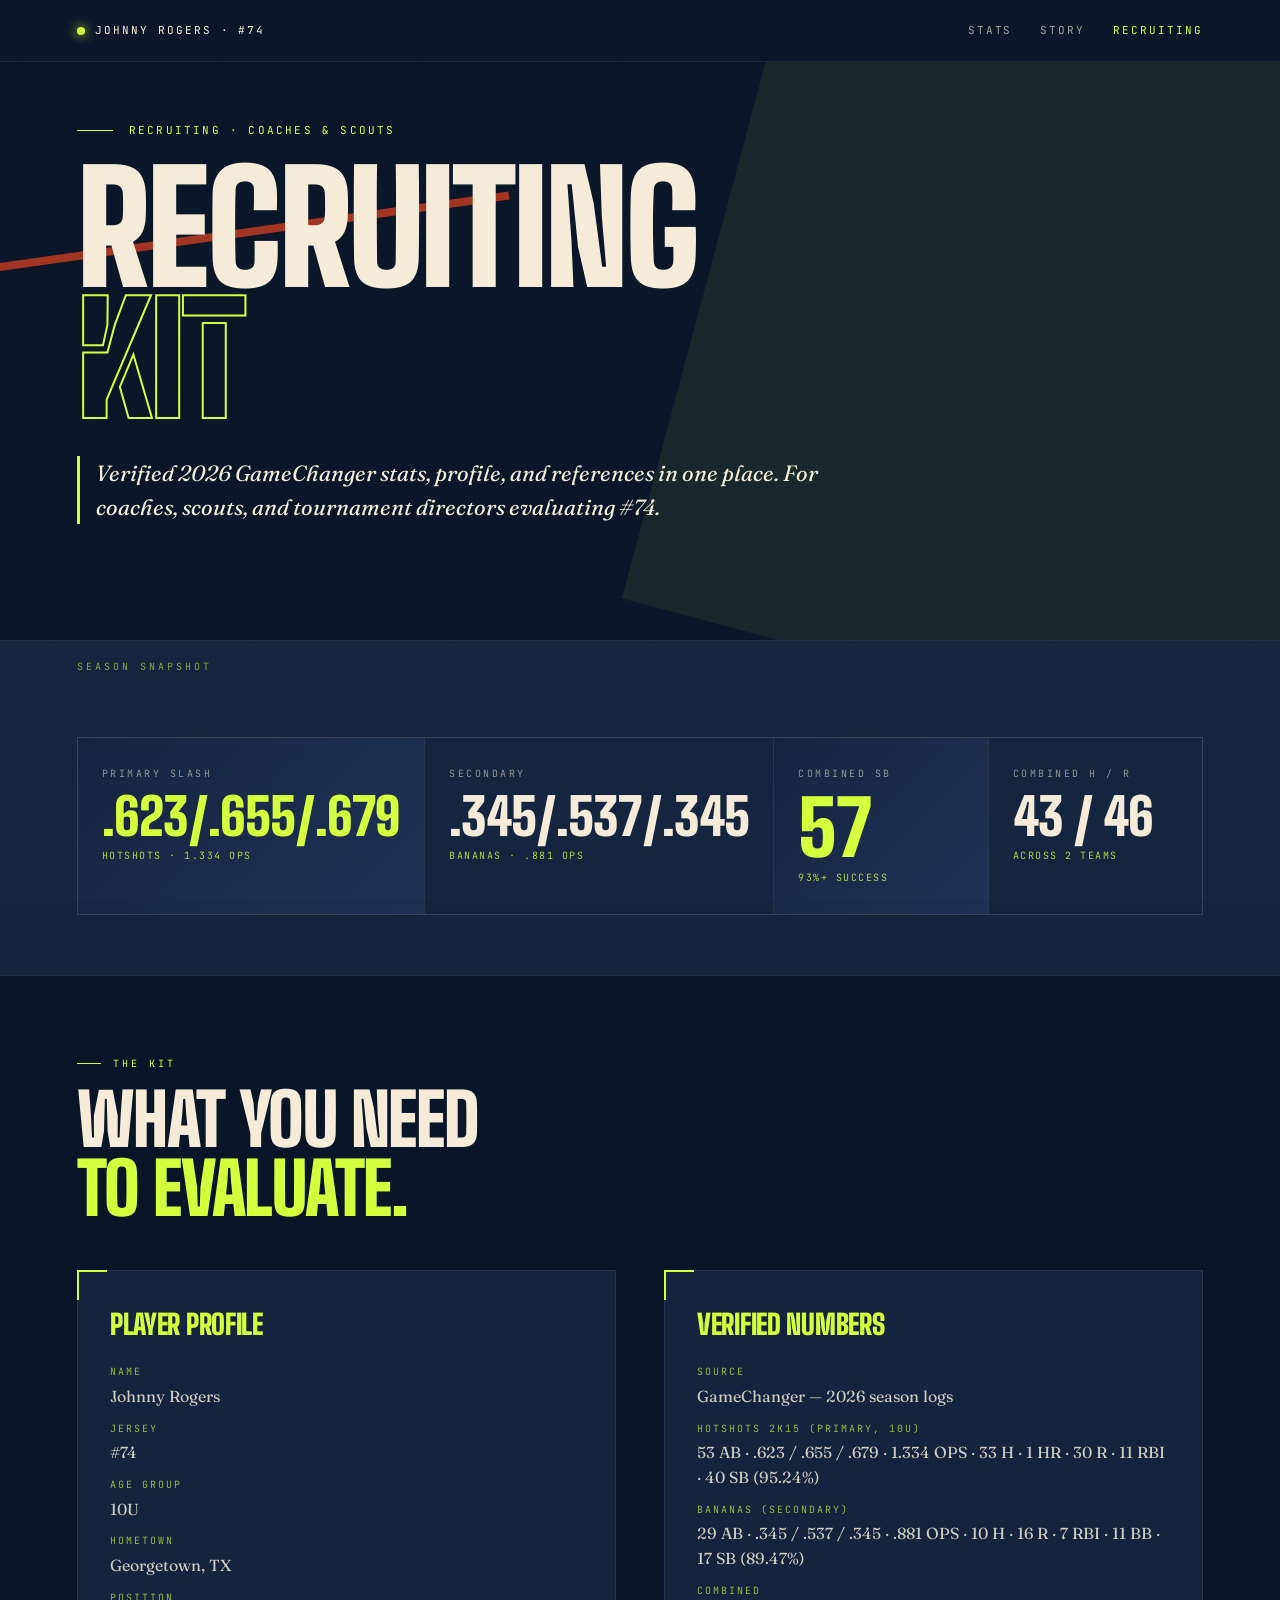
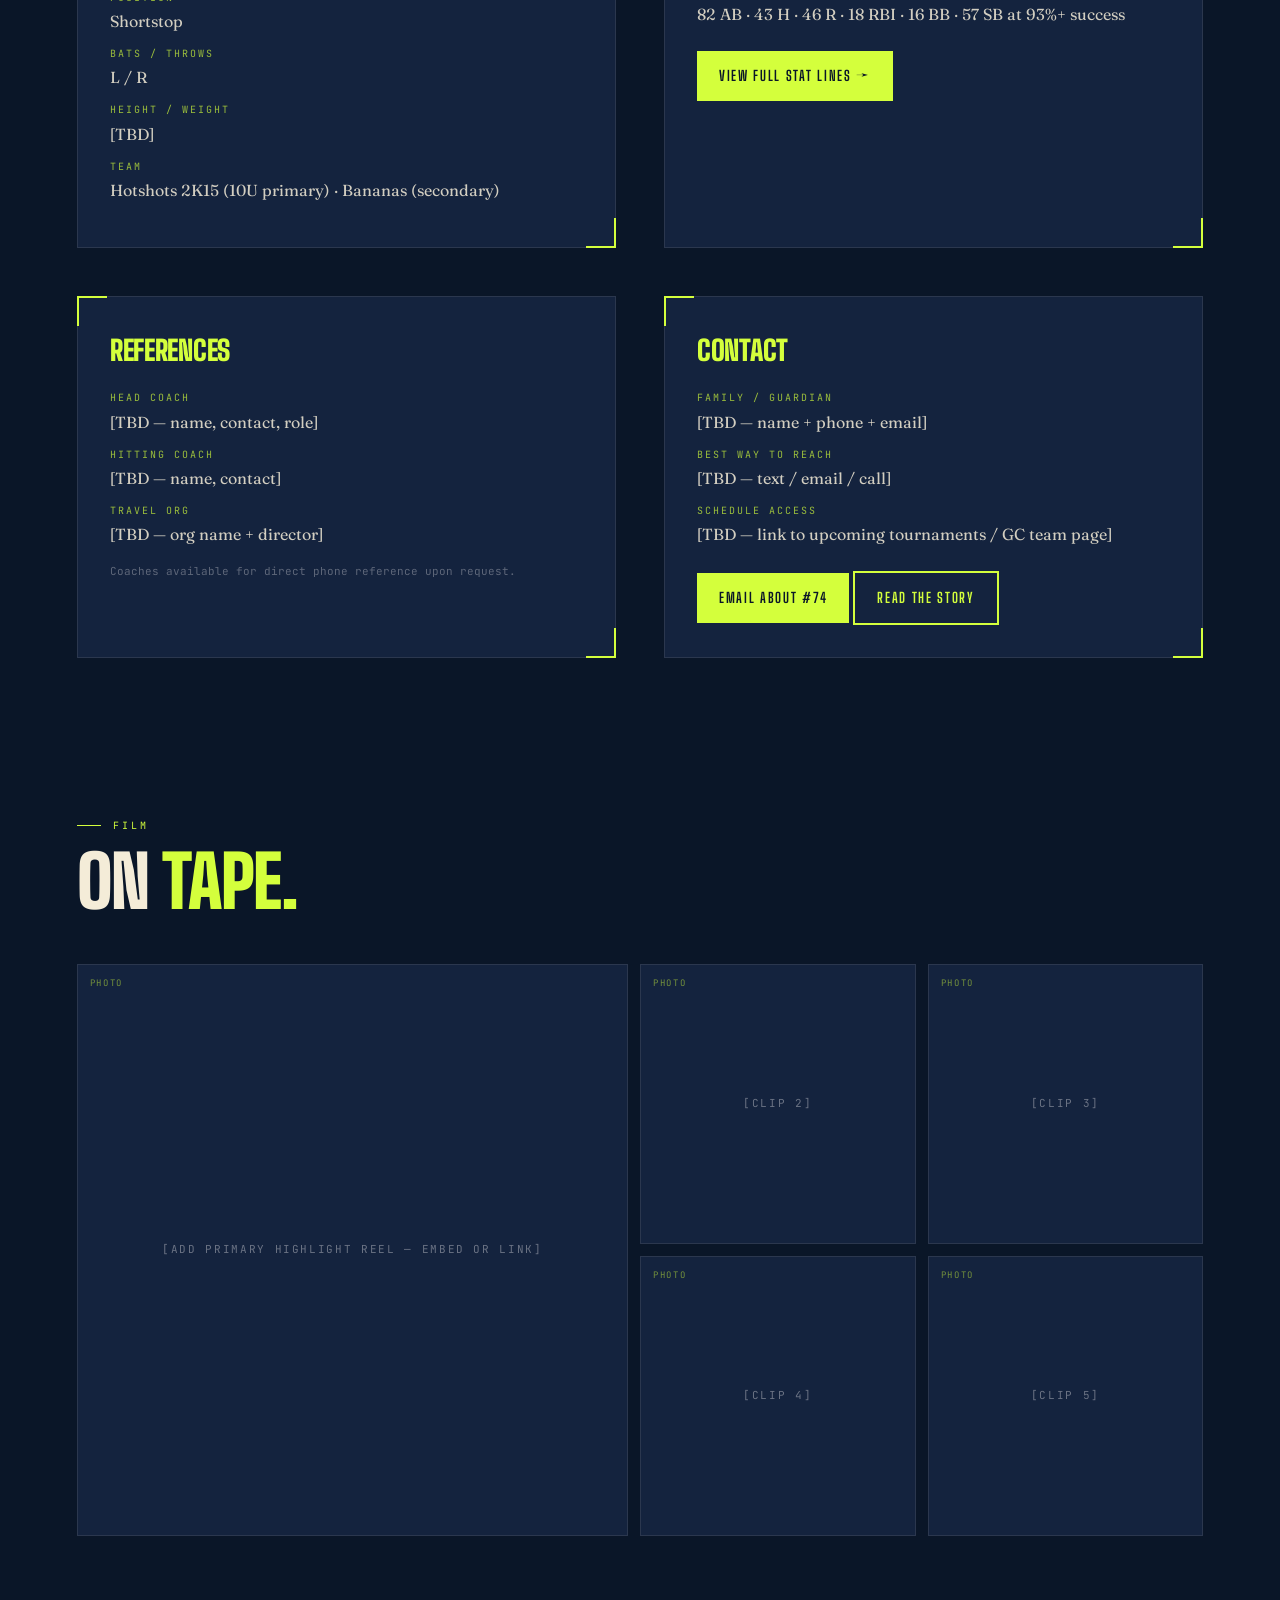
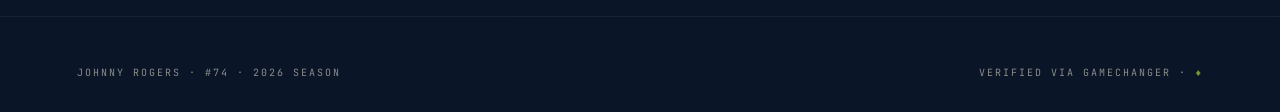
<file: recruiting.html>
<!doctype html>
<html lang="en">
<head>
<meta charset="utf-8" />
<meta name="viewport" content="width=device-width, initial-scale=1.0" />
<title>Recruiting · Johnny Rogers #74</title>
<meta name="description" content="Recruiting page for #74 Johnny Rogers — verified GameChanger stats, references, and contact." />
<meta property="og:title" content="Recruiting · Johnny Rogers #74" />
<meta property="og:description" content="Recruiting kit for #74 Johnny Rogers." />

<link rel="preconnect" href="https://fonts.googleapis.com" />
<link rel="preconnect" href="https://fonts.gstatic.com" crossorigin />
<link href="https://fonts.googleapis.com/css2?family=Big+Shoulders+Stencil+Display:wght@400;700;900&family=Big+Shoulders+Display:wght@400;700;900&family=JetBrains+Mono:wght@300;400;700&family=Fraunces:ital,wght@0,400;0,600;1,400&display=swap" rel="stylesheet" />
<link rel="stylesheet" href="styles.css" />
</head>
<body>

  <header class="topbar">
    <div class="mark"><span class="dot"></span><a href="index.html">JOHNNY ROGERS · #74</a></div>
    <nav>
      <a href="index.html">Stats</a>
      <a href="story.html">Story</a>
      <a href="recruiting.html" class="active">Recruiting</a>
    </nav>
  </header>

  <!-- HEADER -->
  <section class="hero">
    <div class="hero-meta">
      <span class="bar"></span>
      <span>RECRUITING · COACHES &amp; SCOUTS</span>
    </div>

    <h1 class="hero-name">
      Recruiting<br/><span class="last"><em>Kit</em></span>
    </h1>

    <p class="hero-tagline" style="margin-top:32px;">
      Verified 2026 GameChanger stats, profile, and references in one place. For coaches, scouts, and tournament directors evaluating #74.
    </p>
  </section>

  <!-- KEY NUMBERS BAND -->
  <section class="stat-strip">
    <div class="stat-grid">
      <div class="stat-card feature">
        <div class="stat-label">PRIMARY SLASH</div>
        <div class="stat-num" style="font-size:clamp(28px,4vw,52px);">.623/.655/.679</div>
        <div class="stat-sub">Hotshots · 1.334 OPS</div>
      </div>
      <div class="stat-card">
        <div class="stat-label">SECONDARY</div>
        <div class="stat-num" style="font-size:clamp(28px,4vw,52px);">.345/.537/.345</div>
        <div class="stat-sub">Bananas · .881 OPS</div>
      </div>
      <div class="stat-card feature">
        <div class="stat-label">COMBINED SB</div>
        <div class="stat-num">57</div>
        <div class="stat-sub">93%+ success</div>
      </div>
      <div class="stat-card">
        <div class="stat-label">COMBINED H / R</div>
        <div class="stat-num" style="font-size:clamp(28px,4vw,52px);">43 / 46</div>
        <div class="stat-sub">across 2 teams</div>
      </div>
    </div>
  </section>

  <!-- PROFILE + REFERENCES -->
  <section class="full-stats">
    <div class="section-eyebrow">The kit</div>
    <h2 class="section-title">What you need<br/><em>to evaluate.</em></h2>

    <div class="recruit-grid">

      <div class="recruit-card">
        <h3>Player Profile</h3>

        <span class="label">Name</span>
        <p>Johnny Rogers</p>

        <span class="label">Jersey</span>
        <p>#74</p>

        <span class="label">Age Group</span>
        <p>10U</p>

        <span class="label">Hometown</span>
        <p>Georgetown, TX</p>

        <span class="label">Position</span>
        <p>Shortstop</p>

        <span class="label">Bats / Throws</span>
        <p>L / R</p>

        <span class="label">Height / Weight</span>
        <p>[TBD]</p>

        <span class="label">Team</span>
        <p>Hotshots 2K15 (10U primary) · Bananas (secondary)</p>
      </div>

      <div class="recruit-card">
        <h3>Verified Numbers</h3>

        <span class="label">Source</span>
        <p>GameChanger — 2026 season logs</p>

        <span class="label">Hotshots 2K15 (Primary, 10U)</span>
        <p>53 AB · .623 / .655 / .679 · 1.334 OPS · 33 H · 1 HR · 30 R · 11 RBI · 40 SB (95.24%)</p>

        <span class="label">Bananas (Secondary)</span>
        <p>29 AB · .345 / .537 / .345 · .881 OPS · 10 H · 16 R · 7 RBI · 11 BB · 17 SB (89.47%)</p>

        <span class="label">Combined</span>
        <p>82 AB · 43 H · 46 R · 18 RBI · 16 BB · 57 SB at 93%+ success</p>

        <a href="index.html#stats" class="cta">View full stat lines →</a>
      </div>

      <div class="recruit-card">
        <h3>References</h3>

        <span class="label">Head Coach</span>
        <p>[TBD — name, contact, role]</p>

        <span class="label">Hitting Coach</span>
        <p>[TBD — name, contact]</p>

        <span class="label">Travel Org</span>
        <p>[TBD — org name + director]</p>

        <p style="font-family:var(--mono);font-size:11px;color:var(--gray-2);margin-top:16px;">
          Coaches available for direct phone reference upon request.
        </p>
      </div>

      <div class="recruit-card">
        <h3>Contact</h3>

        <span class="label">Family / Guardian</span>
        <p>[TBD — name + phone + email]</p>

        <span class="label">Best way to reach</span>
        <p>[TBD — text / email / call]</p>

        <span class="label">Schedule access</span>
        <p>[TBD — link to upcoming tournaments / GC team page]</p>

        <a href="mailto:" class="cta">Email about #74</a>
        <a href="story.html" class="cta outline">Read the story</a>
      </div>

    </div>
  </section>

  <!-- VIDEO PLACEHOLDER -->
  <section class="photos">
    <div class="section-eyebrow">Film</div>
    <h2 class="section-title">On <em>tape.</em></h2>

    <div class="photo-grid">
      <div class="p1">[Add primary highlight reel — embed or link]</div>
      <div>[Clip 2]</div>
      <div>[Clip 3]</div>
      <div>[Clip 4]</div>
      <div>[Clip 5]</div>
    </div>
  </section>

  <footer>
    <div>JOHNNY ROGERS · #74 · 2026 SEASON</div>
    <div>Verified via GameChanger · <span class="lime">♦</span></div>
  </footer>

</body>
</html>
</file>
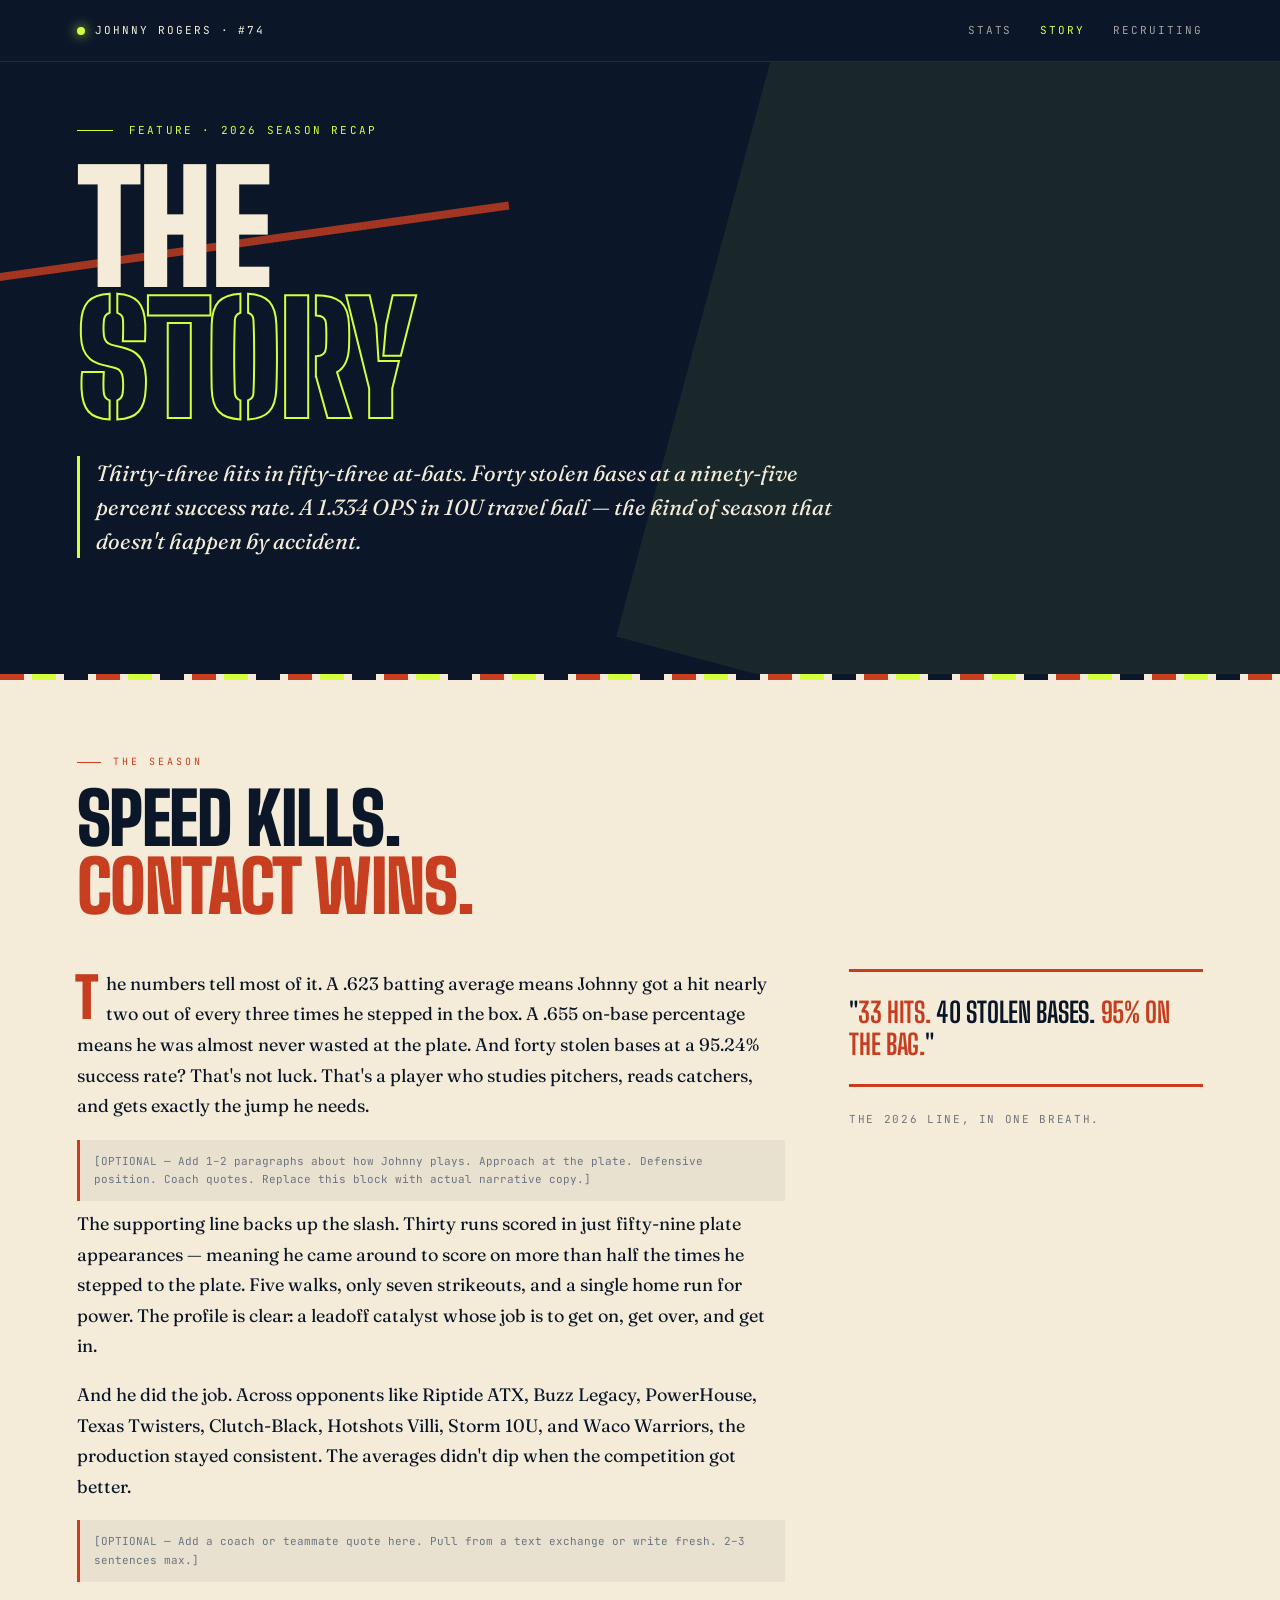
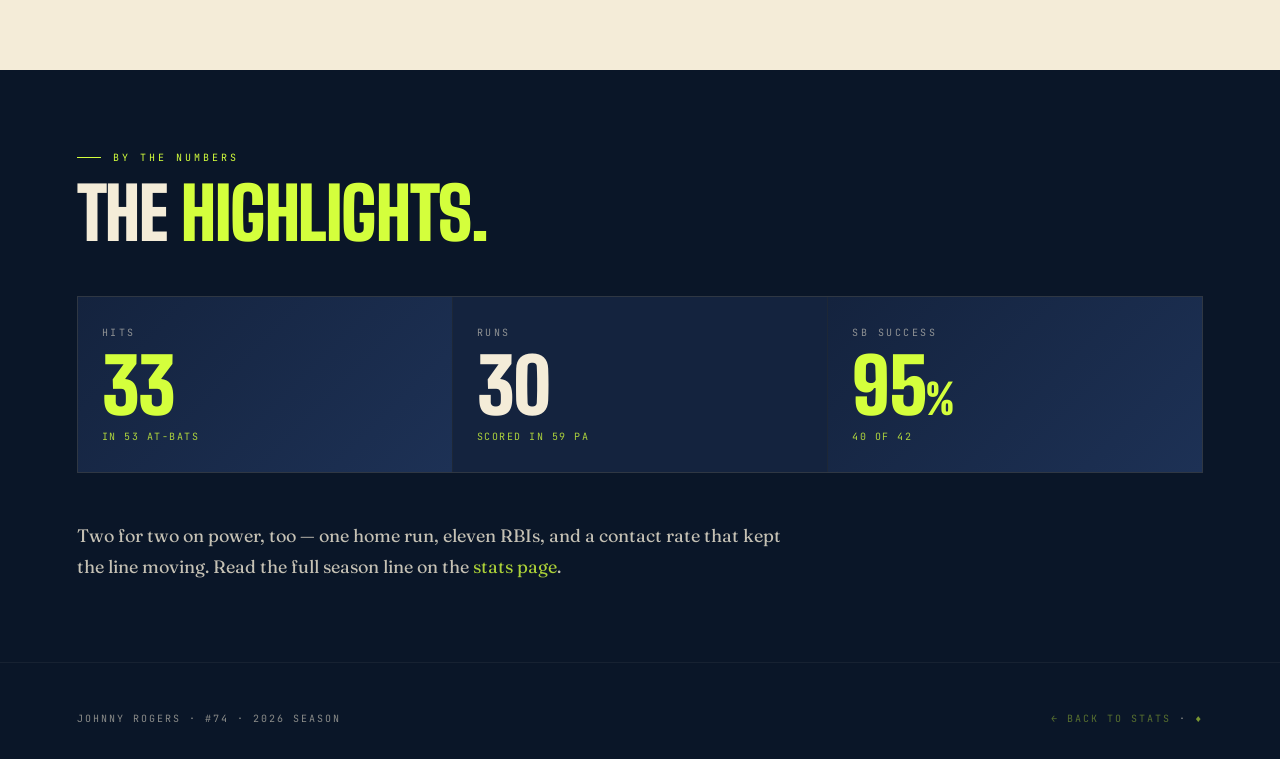
<file: story.html>
<!doctype html>
<html lang="en">
<head>
<meta charset="utf-8" />
<meta name="viewport" content="width=device-width, initial-scale=1.0" />
<title>The Story · Johnny Rogers #74</title>
<meta name="description" content="The story behind #74 Johnny Rogers — how the season came together." />
<meta property="og:title" content="The Story · Johnny Rogers #74" />
<meta property="og:description" content="33 hits. 40 stolen bases. The story behind the season." />

<link rel="preconnect" href="https://fonts.googleapis.com" />
<link rel="preconnect" href="https://fonts.gstatic.com" crossorigin />
<link href="https://fonts.googleapis.com/css2?family=Big+Shoulders+Stencil+Display:wght@400;700;900&family=Big+Shoulders+Display:wght@400;700;900&family=JetBrains+Mono:wght@300;400;700&family=Fraunces:ital,wght@0,400;0,600;1,400&display=swap" rel="stylesheet" />
<link rel="stylesheet" href="styles.css" />
</head>
<body>

  <header class="topbar">
    <div class="mark"><span class="dot"></span><a href="index.html">JOHNNY ROGERS · #74</a></div>
    <nav>
      <a href="index.html">Stats</a>
      <a href="story.html" class="active">Story</a>
      <a href="recruiting.html">Recruiting</a>
    </nav>
  </header>

  <!-- STORY HEADER -->
  <section class="hero">
    <div class="hero-meta">
      <span class="bar"></span>
      <span>FEATURE · 2026 SEASON RECAP</span>
    </div>

    <h1 class="hero-name">
      The<br/><span class="last"><em>Story</em></span>
    </h1>

    <p class="hero-tagline" style="margin-top:32px;">
      Thirty-three hits in fifty-three at-bats. Forty stolen bases at a ninety-five percent success rate. A 1.334 OPS in 10U travel ball — the kind of season that doesn't happen by accident.
    </p>
  </section>

  <!-- LONG-FORM STORY -->
  <section class="story">
    <div class="section-eyebrow">The season</div>
    <h2 class="section-title">Speed kills.<br/><em>Contact wins.</em></h2>

    <div class="story-grid">
      <div class="story-body">
        <p class="dropcap">The numbers tell most of it. A .623 batting average means Johnny got a hit nearly two out of every three times he stepped in the box. A .655 on-base percentage means he was almost never wasted at the plate. And forty stolen bases at a 95.24% success rate? That's not luck. That's a player who studies pitchers, reads catchers, and gets exactly the jump he needs.</p>

        <div class="placeholder">[OPTIONAL — Add 1–2 paragraphs about how Johnny plays. Approach at the plate. Defensive position. Coach quotes. Replace this block with actual narrative copy.]</div>

        <p>The supporting line backs up the slash. Thirty runs scored in just fifty-nine plate appearances — meaning he came around to score on more than half the times he stepped to the plate. Five walks, only seven strikeouts, and a single home run for power. The profile is clear: a leadoff catalyst whose job is to get on, get over, and get in.</p>

        <p>And he did the job. Across opponents like Riptide ATX, Buzz Legacy, PowerHouse, Texas Twisters, Clutch-Black, Hotshots Villi, Storm 10U, and Waco Warriors, the production stayed consistent. The averages didn't dip when the competition got better.</p>

        <div class="placeholder">[OPTIONAL — Add a coach or teammate quote here. Pull from a text exchange or write fresh. 2–3 sentences max.]</div>
      </div>

      <aside>
        <div class="story-pull">
          "<span>33 hits.</span> 40 stolen bases. <span>95% on the bag.</span>"
        </div>
        <p style="font-family:var(--mono);font-size:11px;letter-spacing:0.15em;text-transform:uppercase;color:var(--gray);margin-top:24px;opacity:.7;">
          The 2026 line, in one breath.
        </p>
      </aside>
    </div>
  </section>

  <!-- BY THE NUMBERS RECAP -->
  <section class="full-stats">
    <div class="section-eyebrow">By the numbers</div>
    <h2 class="section-title">The <em>highlights.</em></h2>

    <div class="stat-grid" style="grid-template-columns: repeat(3, 1fr);">
      <div class="stat-card feature">
        <div class="stat-label">HITS</div>
        <div class="stat-num">33</div>
        <div class="stat-sub">in 53 at-bats</div>
      </div>
      <div class="stat-card">
        <div class="stat-label">RUNS</div>
        <div class="stat-num">30</div>
        <div class="stat-sub">scored in 59 PA</div>
      </div>
      <div class="stat-card feature">
        <div class="stat-label">SB SUCCESS</div>
        <div class="stat-num">95<span style="font-size:.55em;">%</span></div>
        <div class="stat-sub">40 of 42</div>
      </div>
    </div>

    <p style="font-family:var(--serif);font-size:18px;line-height:1.7;max-width:60ch;margin-top:48px;opacity:.8;">
      Two for two on power, too — one home run, eleven RBIs, and a contact rate that kept the line moving. Read the full season line on the <a href="index.html">stats page</a>.
    </p>
  </section>

  <footer>
    <div>JOHNNY ROGERS · #74 · 2026 SEASON</div>
    <div><a href="index.html" style="opacity:.7">← Back to stats</a> · <span class="lime">♦</span></div>
  </footer>

</body>
</html>
</file>
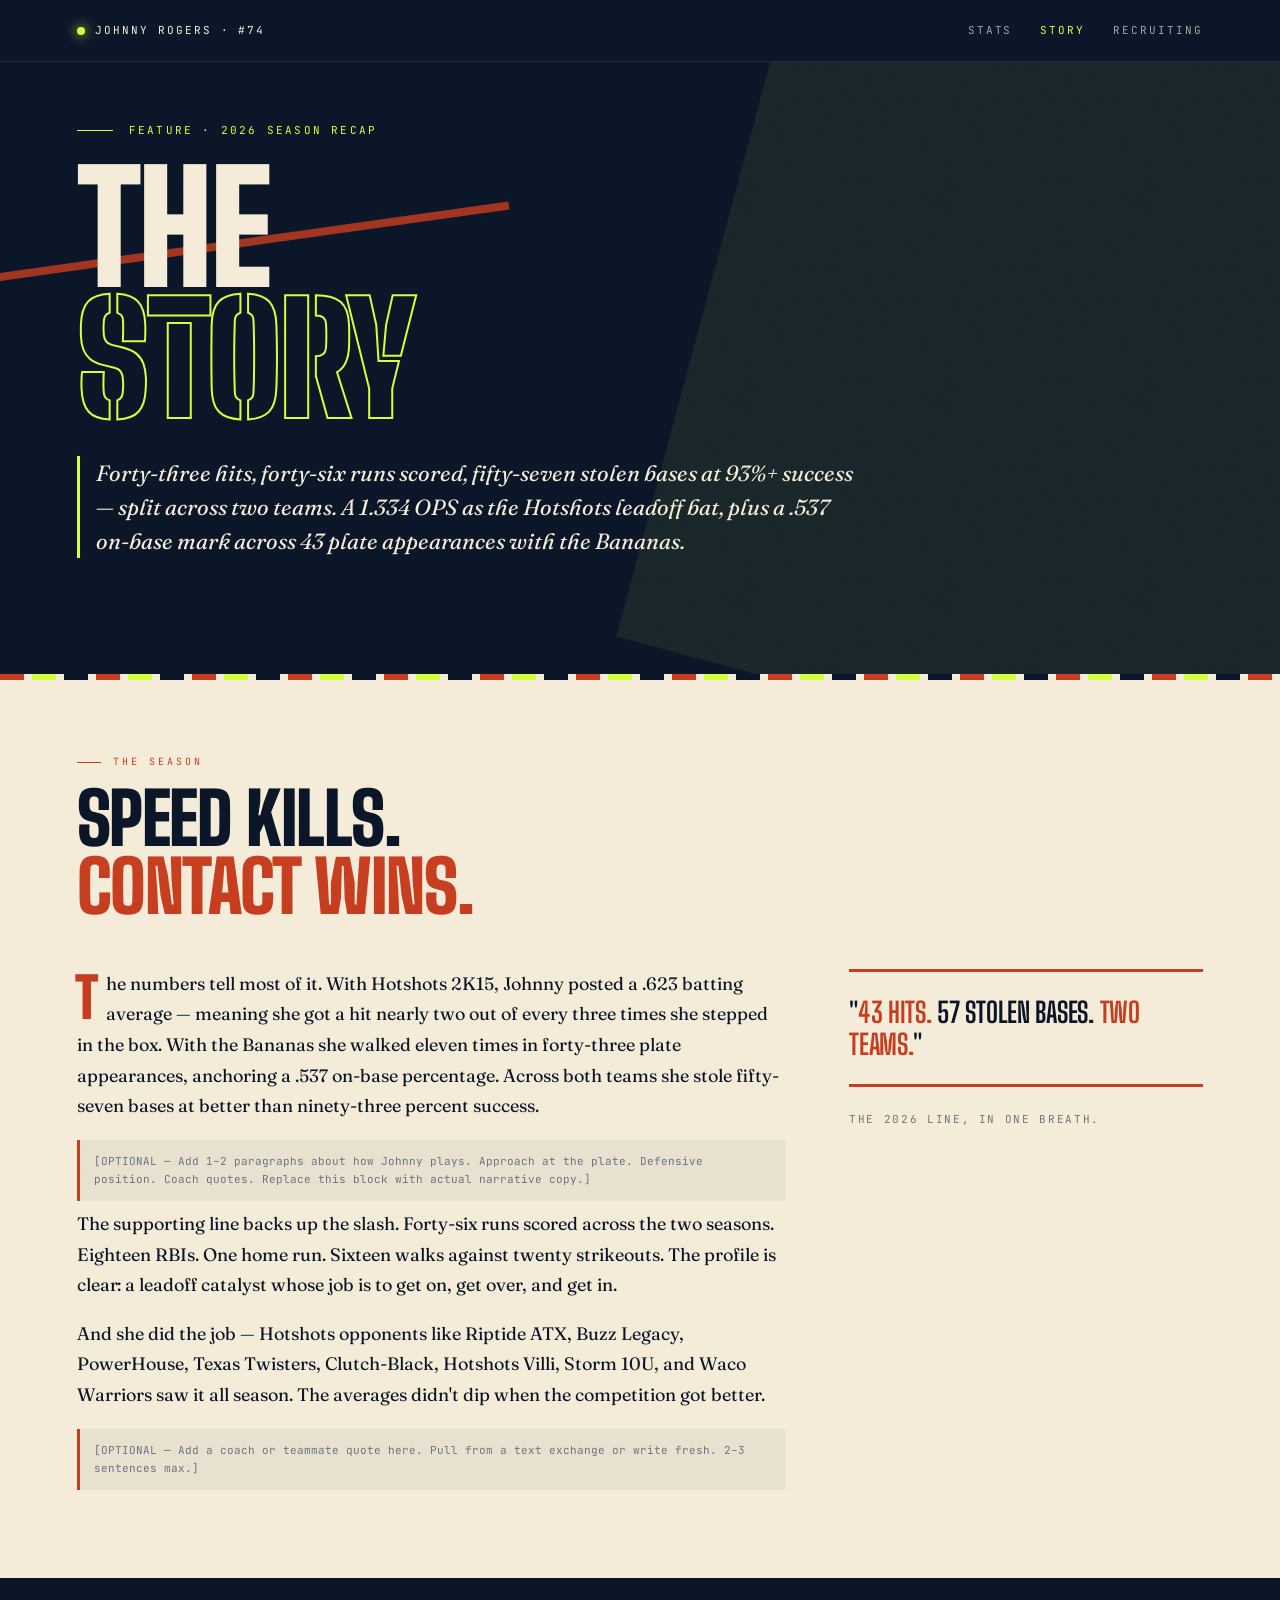
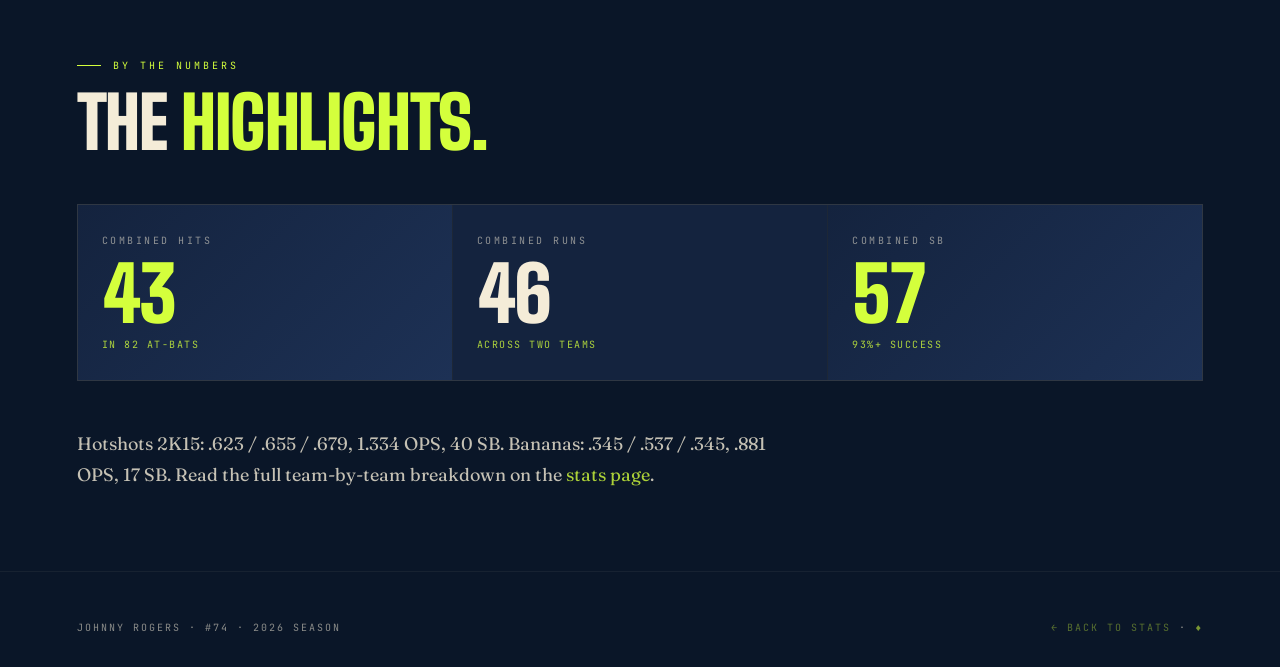
<file: site/story.html>
<!doctype html>
<html lang="en">
<head>
<meta charset="utf-8" />
<meta name="viewport" content="width=device-width, initial-scale=1.0" />
<title>The Story · Johnny Rogers #74</title>
<meta name="description" content="The story behind #74 Johnny Rogers — how the season came together." />
<meta property="og:title" content="The Story · Johnny Rogers #74" />
<meta property="og:description" content="33 hits. 40 stolen bases. The story behind the season." />

<link rel="preconnect" href="https://fonts.googleapis.com" />
<link rel="preconnect" href="https://fonts.gstatic.com" crossorigin />
<link href="https://fonts.googleapis.com/css2?family=Big+Shoulders+Stencil+Display:wght@400;700;900&family=Big+Shoulders+Display:wght@400;700;900&family=JetBrains+Mono:wght@300;400;700&family=Fraunces:ital,wght@0,400;0,600;1,400&display=swap" rel="stylesheet" />
<link rel="stylesheet" href="styles.css" />
</head>
<body>

  <header class="topbar">
    <div class="mark"><span class="dot"></span><a href="index.html">JOHNNY ROGERS · #74</a></div>
    <nav>
      <a href="index.html">Stats</a>
      <a href="story.html" class="active">Story</a>
      <a href="recruiting.html">Recruiting</a>
    </nav>
  </header>

  <!-- STORY HEADER -->
  <section class="hero">
    <div class="hero-meta">
      <span class="bar"></span>
      <span>FEATURE · 2026 SEASON RECAP</span>
    </div>

    <h1 class="hero-name">
      The<br/><span class="last"><em>Story</em></span>
    </h1>

    <p class="hero-tagline" style="margin-top:32px;">
      Forty-three hits, forty-six runs scored, fifty-seven stolen bases at 93%+ success — split across two teams. A 1.334 OPS as the Hotshots leadoff bat, plus a .537 on-base mark across 43 plate appearances with the Bananas.
    </p>
  </section>

  <!-- LONG-FORM STORY -->
  <section class="story">
    <div class="section-eyebrow">The season</div>
    <h2 class="section-title">Speed kills.<br/><em>Contact wins.</em></h2>

    <div class="story-grid">
      <div class="story-body">
        <p class="dropcap">The numbers tell most of it. With Hotshots 2K15, Johnny posted a .623 batting average — meaning she got a hit nearly two out of every three times she stepped in the box. With the Bananas she walked eleven times in forty-three plate appearances, anchoring a .537 on-base percentage. Across both teams she stole fifty-seven bases at better than ninety-three percent success.</p>

        <div class="placeholder">[OPTIONAL — Add 1–2 paragraphs about how Johnny plays. Approach at the plate. Defensive position. Coach quotes. Replace this block with actual narrative copy.]</div>

        <p>The supporting line backs up the slash. Forty-six runs scored across the two seasons. Eighteen RBIs. One home run. Sixteen walks against twenty strikeouts. The profile is clear: a leadoff catalyst whose job is to get on, get over, and get in.</p>

        <p>And she did the job — Hotshots opponents like Riptide ATX, Buzz Legacy, PowerHouse, Texas Twisters, Clutch-Black, Hotshots Villi, Storm 10U, and Waco Warriors saw it all season. The averages didn't dip when the competition got better.</p>

        <div class="placeholder">[OPTIONAL — Add a coach or teammate quote here. Pull from a text exchange or write fresh. 2–3 sentences max.]</div>
      </div>

      <aside>
        <div class="story-pull">
          "<span>43 hits.</span> 57 stolen bases. <span>Two teams.</span>"
        </div>
        <p style="font-family:var(--mono);font-size:11px;letter-spacing:0.15em;text-transform:uppercase;color:var(--gray);margin-top:24px;opacity:.7;">
          The 2026 line, in one breath.
        </p>
      </aside>
    </div>
  </section>

  <!-- BY THE NUMBERS RECAP -->
  <section class="full-stats">
    <div class="section-eyebrow">By the numbers</div>
    <h2 class="section-title">The <em>highlights.</em></h2>

    <div class="stat-grid" style="grid-template-columns: repeat(3, 1fr);">
      <div class="stat-card feature">
        <div class="stat-label">COMBINED HITS</div>
        <div class="stat-num">43</div>
        <div class="stat-sub">in 82 at-bats</div>
      </div>
      <div class="stat-card">
        <div class="stat-label">COMBINED RUNS</div>
        <div class="stat-num">46</div>
        <div class="stat-sub">across two teams</div>
      </div>
      <div class="stat-card feature">
        <div class="stat-label">COMBINED SB</div>
        <div class="stat-num">57</div>
        <div class="stat-sub">93%+ success</div>
      </div>
    </div>

    <p style="font-family:var(--serif);font-size:18px;line-height:1.7;max-width:60ch;margin-top:48px;opacity:.8;">
      Hotshots 2K15: .623 / .655 / .679, 1.334 OPS, 40 SB. Bananas: .345 / .537 / .345, .881 OPS, 17 SB. Read the full team-by-team breakdown on the <a href="index.html">stats page</a>.
    </p>
  </section>

  <footer>
    <div>JOHNNY ROGERS · #74 · 2026 SEASON</div>
    <div><a href="index.html" style="opacity:.7">← Back to stats</a> · <span class="lime">♦</span></div>
  </footer>

</body>
</html>
</file>
<file: styles.css>
/* ============================================================
   JOHNNY ROGERS #74 — shared stylesheet
   Editorial sportscard / 90s broadcast aesthetic
   Navy + electric lime + cream + flame red
   ============================================================ */

:root {
  --navy: #0a1628;
  --navy-2: #14233e;
  --navy-3: #1d3155;
  --lime: #d4ff3c;
  --lime-dim: #a8cc2f;
  --cream: #f4ecd8;
  --cream-2: #ebe0c4;
  --red: #c63d1f;
  --red-dark: #8f2912;
  --gray: #3a4456;
  --gray-2: #6b7384;

  --display: 'Big Shoulders Stencil Display', sans-serif;
  --display-solid: 'Big Shoulders Display', sans-serif;
  --mono: 'JetBrains Mono', ui-monospace, monospace;
  --serif: 'Fraunces', Georgia, serif;
}

* { box-sizing: border-box; margin: 0; padding: 0; }
html { scroll-behavior: smooth; }

body {
  background: var(--navy);
  color: var(--cream);
  font-family: var(--serif);
  font-weight: 400;
  line-height: 1.55;
  overflow-x: hidden;
  min-height: 100vh;
}

/* halftone + grain */
body::before {
  content: '';
  position: fixed; inset: 0;
  pointer-events: none; z-index: 100;
  background-image: radial-gradient(circle at 1px 1px, rgba(244,236,216,.04) 1px, transparent 0);
  background-size: 4px 4px;
  mix-blend-mode: overlay;
}
body::after {
  content: '';
  position: fixed; inset: 0;
  pointer-events: none; z-index: 101;
  background-image: url("data:image/svg+xml;utf8,<svg xmlns='http://www.w3.org/2000/svg' width='200' height='200'><filter id='n'><feTurbulence type='fractalNoise' baseFrequency='0.9' numOctaves='2' stitchTiles='stitch'/><feColorMatrix values='0 0 0 0 0.95 0 0 0 0 0.92 0 0 0 0 0.85 0 0 0 0.08 0'/></filter><rect width='100%' height='100%' filter='url(%23n)'/></svg>");
  opacity: .35;
  mix-blend-mode: overlay;
}

a { color: var(--lime); text-decoration: none; }
a:hover { color: var(--cream); }

/* ========== TOP BAR ========== */
.topbar {
  position: relative; z-index: 5;
  padding: 22px 6vw;
  display: flex; justify-content: space-between; align-items: center;
  border-bottom: 1px solid rgba(244,236,216,.08);
  font-family: var(--mono);
  font-size: 11px;
  letter-spacing: 0.18em;
  text-transform: uppercase;
  color: var(--cream);
}
.topbar .mark { display: flex; align-items: center; gap: 10px; }
.topbar .mark a { color: var(--cream); }
.topbar .mark .dot {
  width: 8px; height: 8px;
  background: var(--lime);
  border-radius: 50%;
  box-shadow: 0 0 12px var(--lime);
}
.topbar nav { display: flex; gap: 28px; }
.topbar nav a { color: var(--cream); opacity: .65; transition: opacity .2s; }
.topbar nav a:hover, .topbar nav a.active { opacity: 1; color: var(--lime); }
@media (max-width: 720px) { .topbar nav { display: none; } }

/* ========== HERO ========== */
.hero {
  position: relative;
  padding: 60px 6vw 80px;
  overflow: hidden;
  isolation: isolate;
}
.hero::before {
  content: '';
  position: absolute; top: -15%; right: -25%;
  width: 70%; height: 130%;
  background: var(--lime);
  transform: rotate(15deg);
  opacity: .07;
  z-index: -2;
}
.hero::after {
  content: '';
  position: absolute; top: 30%; left: -10%;
  width: 50%; height: 8px;
  background: var(--red);
  transform: rotate(-8deg);
  z-index: -1;
  opacity: .8;
}

.hero-meta {
  font-family: var(--mono);
  font-size: 11px;
  letter-spacing: 0.2em;
  text-transform: uppercase;
  color: var(--lime);
  margin-bottom: 24px;
  display: flex; gap: 16px; align-items: center;
}
.hero-meta .bar { width: 36px; height: 1px; background: var(--lime); }

.hero-stack {
  display: grid;
  grid-template-columns: 1fr auto;
  gap: 24px;
  align-items: end;
  margin-bottom: 48px;
}

.hero-name {
  font-family: var(--display-solid);
  font-weight: 900;
  font-size: clamp(56px, 12vw, 168px);
  line-height: 0.85;
  letter-spacing: -0.02em;
  color: var(--cream);
  text-transform: uppercase;
  animation: slideUp .9s cubic-bezier(.2,.7,.2,1) both;
}
.hero-name .last { display: block; color: var(--lime); }
.hero-name .last em {
  font-style: normal;
  font-family: var(--display);
  font-weight: 900;
  -webkit-text-stroke: 2px var(--lime);
  color: transparent;
}

.hero-jersey {
  font-family: var(--display);
  font-weight: 900;
  font-size: clamp(120px, 22vw, 320px);
  line-height: 0.8;
  color: var(--lime);
  letter-spacing: -0.03em;
  text-shadow: 6px 6px 0 var(--red);
  animation: jerseyDrop 1.1s cubic-bezier(.2,.7,.2,1) both;
  transform-origin: bottom right;
}

.hero-tagline {
  font-family: var(--serif);
  font-style: italic;
  font-weight: 400;
  font-size: clamp(16px, 2vw, 22px);
  color: var(--cream);
  opacity: .82;
  max-width: 56ch;
  border-left: 3px solid var(--lime);
  padding-left: 16px;
  margin-bottom: 36px;
  animation: fadeIn 1s .3s both;
}

/* SLASH LINE */
.slash {
  display: flex; flex-wrap: wrap;
  align-items: baseline;
  gap: 0 16px;
  border-top: 1px solid rgba(244,236,216,.15);
  border-bottom: 1px solid rgba(244,236,216,.15);
  padding: 28px 0;
  margin-top: 8px;
  animation: fadeIn 1s .5s both;
}
.slash-num {
  font-family: var(--display-solid);
  font-weight: 900;
  font-size: clamp(48px, 9vw, 120px);
  line-height: 0.9;
  color: var(--cream);
  letter-spacing: -0.03em;
}
.slash-num.accent { color: var(--lime); }
.slash-sep {
  font-family: var(--display-solid);
  font-weight: 900;
  font-size: clamp(48px, 9vw, 120px);
  line-height: 0.9;
  color: var(--red);
  opacity: .8;
}
.slash-meta {
  margin-left: auto;
  font-family: var(--mono);
  font-size: 11px;
  letter-spacing: 0.18em;
  text-transform: uppercase;
  color: var(--cream);
  opacity: .55;
  line-height: 1.7;
  text-align: right;
}
.slash-meta strong { color: var(--lime); opacity: 1; font-weight: 700; }

@media (max-width: 760px) {
  .hero-stack { grid-template-columns: 1fr; }
  .hero-jersey { text-align: right; }
  .slash-meta { margin-left: 0; text-align: left; width: 100%; margin-top: 12px; }
}

/* ========== HEADLINE STAT CARDS ========== */
.stat-strip {
  padding: 60px 6vw;
  background: var(--navy-2);
  border-top: 1px solid rgba(244,236,216,.06);
  border-bottom: 1px solid rgba(244,236,216,.06);
  position: relative;
}
.stat-strip::before {
  content: 'SEASON SNAPSHOT';
  position: absolute; top: 18px; left: 6vw;
  font-family: var(--mono);
  font-size: 10px; letter-spacing: 0.3em;
  color: var(--lime); opacity: .6;
}
.stat-grid {
  display: grid;
  grid-template-columns: repeat(4, 1fr);
  gap: 1px;
  background: rgba(244,236,216,.08);
  border: 1px solid rgba(244,236,216,.08);
  margin-top: 36px;
}
.stat-card {
  background: var(--navy-2);
  padding: 28px 24px;
  position: relative;
  transition: background .3s ease;
}
.stat-card:hover { background: var(--navy-3); }
.stat-card:hover .stat-num { color: var(--lime); }
.stat-label {
  font-family: var(--mono);
  font-size: 10px; letter-spacing: 0.25em;
  text-transform: uppercase;
  color: var(--cream); opacity: .55;
  margin-bottom: 12px;
}
.stat-num {
  font-family: var(--display-solid);
  font-weight: 900;
  font-size: clamp(40px, 6vw, 76px);
  line-height: 0.9;
  color: var(--cream);
  letter-spacing: -0.02em;
  transition: color .3s;
}
.stat-sub {
  font-family: var(--mono);
  font-size: 10px; letter-spacing: 0.15em;
  text-transform: uppercase;
  color: var(--lime); opacity: .8;
  margin-top: 8px;
}
.stat-card.feature .stat-num { color: var(--lime); }
.stat-card.feature {
  background: linear-gradient(135deg, var(--navy-2) 0%, var(--navy-3) 100%);
}
@media (max-width: 760px) { .stat-grid { grid-template-columns: repeat(2, 1fr); } }

/* ========== SECTIONS ========== */
.full-stats { padding: 80px 6vw; }
.section-eyebrow {
  font-family: var(--mono);
  font-size: 10px; letter-spacing: 0.3em;
  text-transform: uppercase;
  color: var(--lime);
  margin-bottom: 14px;
  display: flex; align-items: center; gap: 12px;
}
.section-eyebrow::before { content: ''; width: 24px; height: 1px; background: var(--lime); }
.section-title {
  font-family: var(--display-solid);
  font-weight: 900;
  font-size: clamp(36px, 6vw, 72px);
  line-height: 0.95;
  color: var(--cream);
  text-transform: uppercase;
  letter-spacing: -0.02em;
  margin-bottom: 48px;
}
.section-title em { font-style: normal; color: var(--lime); }

.stat-tables { display: grid; grid-template-columns: 1fr 1fr; gap: 48px; }
@media (max-width: 760px) { .stat-tables { grid-template-columns: 1fr; gap: 32px; } }

.stat-table { border-top: 2px solid var(--cream); }
.stat-table h3 {
  font-family: var(--display-solid);
  font-weight: 700; font-size: 18px;
  text-transform: uppercase; letter-spacing: 0.1em;
  color: var(--lime);
  padding: 18px 0 14px;
  border-bottom: 1px solid rgba(244,236,216,.15);
}
.stat-table dl { display: grid; grid-template-columns: 1fr auto; }
.stat-table dt, .stat-table dd {
  padding: 14px 0;
  border-bottom: 1px solid rgba(244,236,216,.08);
  font-family: var(--mono);
  font-size: 13px;
}
.stat-table dt {
  color: var(--cream); opacity: .7;
  letter-spacing: 0.08em;
  text-transform: uppercase;
  font-size: 11px;
  align-self: center;
}
.stat-table dd {
  text-align: right;
  color: var(--cream);
  font-weight: 700;
  font-variant-numeric: tabular-nums;
}
.stat-table dd.hot { color: var(--lime); }
.stat-table dt:last-of-type, .stat-table dd:last-of-type { border-bottom: none; }

/* ========== STORY (cream block) ========== */
.story {
  padding: 80px 6vw;
  background: var(--cream);
  color: var(--navy);
  position: relative;
  overflow: hidden;
}
.story::before {
  content: '';
  position: absolute; top: 0; left: 0;
  width: 100%; height: 6px;
  background: repeating-linear-gradient(
    90deg,
    var(--red) 0 24px,
    var(--cream) 24px 32px,
    var(--lime) 32px 56px,
    var(--cream) 56px 64px,
    var(--navy) 64px 88px,
    var(--cream) 88px 96px
  );
}
.story .section-eyebrow { color: var(--red); }
.story .section-eyebrow::before { background: var(--red); }
.story .section-title { color: var(--navy); }
.story .section-title em { color: var(--red); }

.story-grid {
  display: grid;
  grid-template-columns: 2fr 1fr;
  gap: 64px;
  align-items: start;
}
@media (max-width: 760px) { .story-grid { grid-template-columns: 1fr; gap: 32px; } }

.story-body {
  font-family: var(--serif);
  font-size: 18px; line-height: 1.7;
  color: var(--navy);
  max-width: 60ch;
}
.story-body p { margin-bottom: 18px; }
.story-body p.dropcap::first-letter {
  font-family: var(--display-solid);
  font-weight: 900;
  font-size: 56px;
  float: left;
  line-height: .9;
  margin: 4px 8px 0 -2px;
  color: var(--red);
}
.story-pull {
  font-family: var(--display-solid);
  font-weight: 700;
  font-size: 28px;
  line-height: 1.15;
  color: var(--navy);
  text-transform: uppercase;
  letter-spacing: -0.01em;
  border-top: 3px solid var(--red);
  border-bottom: 3px solid var(--red);
  padding: 24px 0;
}
.story-pull span { color: var(--red); }

.placeholder {
  font-family: var(--mono);
  font-size: 11px;
  color: var(--gray-2);
  background: rgba(10,22,40,.05);
  border-left: 3px solid var(--red);
  padding: 12px 14px;
  margin: 8px 0;
}

/* ========== PHOTOS ========== */
.photos { padding: 80px 6vw; }
.photo-grid {
  display: grid;
  grid-template-columns: 2fr 1fr 1fr;
  grid-template-rows: 280px 280px;
  gap: 12px;
}
.photo-grid > div {
  background: var(--navy-2);
  border: 1px solid rgba(244,236,216,.1);
  display: flex; align-items: center; justify-content: center;
  font-family: var(--mono);
  font-size: 11px;
  color: var(--gray-2);
  letter-spacing: 0.15em;
  text-transform: uppercase;
  position: relative;
  overflow: hidden;
}
.photo-grid > div::before {
  content: 'PHOTO';
  position: absolute; top: 12px; left: 12px;
  font-size: 9px;
  color: var(--lime);
  opacity: .5;
}
.photo-grid > div img {
  width: 100%; height: 100%;
  object-fit: cover;
}
.photo-grid .p1 { grid-row: 1 / span 2; }
@media (max-width: 760px) {
  .photo-grid { grid-template-columns: 1fr 1fr; grid-template-rows: repeat(3, 200px); }
  .photo-grid .p1 { grid-row: 1; grid-column: 1 / span 2; }
}

/* ========== RECRUITING SPECIFIC ========== */
.recruit-grid {
  display: grid;
  grid-template-columns: 1fr 1fr;
  gap: 48px;
  margin-top: 36px;
}
@media (max-width: 760px) { .recruit-grid { grid-template-columns: 1fr; } }

.recruit-card {
  background: var(--navy-2);
  border: 1px solid rgba(244,236,216,.1);
  padding: 32px;
  position: relative;
}
.recruit-card::before {
  content: '';
  position: absolute;
  top: -1px; left: -1px;
  width: 28px; height: 28px;
  border-top: 2px solid var(--lime);
  border-left: 2px solid var(--lime);
}
.recruit-card::after {
  content: '';
  position: absolute;
  bottom: -1px; right: -1px;
  width: 28px; height: 28px;
  border-bottom: 2px solid var(--lime);
  border-right: 2px solid var(--lime);
}
.recruit-card h3 {
  font-family: var(--display-solid);
  font-weight: 900;
  font-size: 28px;
  text-transform: uppercase;
  color: var(--lime);
  margin-bottom: 18px;
  letter-spacing: -0.01em;
}
.recruit-card p { margin-bottom: 12px; opacity: .85; }
.recruit-card .label {
  font-family: var(--mono);
  font-size: 10px;
  letter-spacing: 0.2em;
  text-transform: uppercase;
  color: var(--lime);
  display: block;
  margin-bottom: 4px;
  opacity: .7;
}

/* CTA buttons */
.cta {
  display: inline-flex;
  align-items: center;
  gap: 10px;
  padding: 14px 22px;
  background: var(--lime);
  color: var(--navy);
  font-family: var(--display-solid);
  font-weight: 700;
  font-size: 14px;
  letter-spacing: 0.12em;
  text-transform: uppercase;
  border: none;
  cursor: pointer;
  transition: transform .15s, box-shadow .15s;
  margin-top: 12px;
}
.cta:hover {
  transform: translate(-2px, -2px);
  box-shadow: 4px 4px 0 var(--red);
  color: var(--navy);
}
.cta.outline {
  background: transparent;
  color: var(--lime);
  border: 2px solid var(--lime);
}
.cta.outline:hover {
  background: var(--lime);
  color: var(--navy);
}

/* ========== 404 ========== */
.error-page {
  min-height: 70vh;
  display: flex; flex-direction: column;
  justify-content: center; align-items: center;
  text-align: center;
  padding: 80px 6vw;
}
.error-page .big {
  font-family: var(--display);
  font-size: clamp(120px, 28vw, 360px);
  font-weight: 900;
  line-height: 0.85;
  color: var(--lime);
  text-shadow: 8px 8px 0 var(--red);
  letter-spacing: -0.04em;
  margin-bottom: 24px;
}
.error-page p {
  font-family: var(--serif);
  font-style: italic;
  font-size: 22px;
  max-width: 50ch;
  margin-bottom: 32px;
  opacity: .8;
}

/* ========== FOOTER ========== */
footer {
  padding: 48px 6vw 32px;
  border-top: 1px solid rgba(244,236,216,.1);
  font-family: var(--mono);
  font-size: 10px;
  letter-spacing: 0.2em;
  text-transform: uppercase;
  color: var(--cream);
  opacity: .55;
  display: flex;
  justify-content: space-between;
  flex-wrap: wrap;
  gap: 16px;
}
footer .lime { color: var(--lime); opacity: 1; }

/* ========== ANIMATIONS ========== */
@keyframes slideUp {
  from { transform: translateY(40px); opacity: 0; }
  to { transform: translateY(0); opacity: 1; }
}
@keyframes jerseyDrop {
  from { transform: translateY(-30px) scale(.9); opacity: 0; }
  to { transform: translateY(0) scale(1); opacity: 1; }
}
@keyframes fadeIn {
  from { opacity: 0; }
  to { opacity: 1; }
}
</file>
<file: site/styles.css>
/* ============================================================
   JOHNNY ROGERS #74 — shared stylesheet
   Editorial sportscard / 90s broadcast aesthetic
   Navy + electric lime + cream + flame red
   ============================================================ */

:root {
  --navy: #0a1628;
  --navy-2: #14233e;
  --navy-3: #1d3155;
  --lime: #d4ff3c;
  --lime-dim: #a8cc2f;
  --cream: #f4ecd8;
  --cream-2: #ebe0c4;
  --red: #c63d1f;
  --red-dark: #8f2912;
  --gray: #3a4456;
  --gray-2: #6b7384;

  --display: 'Big Shoulders Stencil Display', sans-serif;
  --display-solid: 'Big Shoulders Display', sans-serif;
  --mono: 'JetBrains Mono', ui-monospace, monospace;
  --serif: 'Fraunces', Georgia, serif;
}

* { box-sizing: border-box; margin: 0; padding: 0; }
html { scroll-behavior: smooth; }

body {
  background: var(--navy);
  color: var(--cream);
  font-family: var(--serif);
  font-weight: 400;
  line-height: 1.55;
  overflow-x: hidden;
  min-height: 100vh;
}

/* halftone + grain */
body::before {
  content: '';
  position: fixed; inset: 0;
  pointer-events: none; z-index: 100;
  background-image: radial-gradient(circle at 1px 1px, rgba(244,236,216,.04) 1px, transparent 0);
  background-size: 4px 4px;
  mix-blend-mode: overlay;
}
body::after {
  content: '';
  position: fixed; inset: 0;
  pointer-events: none; z-index: 101;
  background-image: url("data:image/svg+xml;utf8,<svg xmlns='http://www.w3.org/2000/svg' width='200' height='200'><filter id='n'><feTurbulence type='fractalNoise' baseFrequency='0.9' numOctaves='2' stitchTiles='stitch'/><feColorMatrix values='0 0 0 0 0.95 0 0 0 0 0.92 0 0 0 0 0.85 0 0 0 0.08 0'/></filter><rect width='100%' height='100%' filter='url(%23n)'/></svg>");
  opacity: .35;
  mix-blend-mode: overlay;
}

a { color: var(--lime); text-decoration: none; }
a:hover { color: var(--cream); }

/* ========== TOP BAR ========== */
.topbar {
  position: relative; z-index: 5;
  padding: 22px 6vw;
  display: flex; justify-content: space-between; align-items: center;
  border-bottom: 1px solid rgba(244,236,216,.08);
  font-family: var(--mono);
  font-size: 11px;
  letter-spacing: 0.18em;
  text-transform: uppercase;
  color: var(--cream);
}
.topbar .mark { display: flex; align-items: center; gap: 10px; }
.topbar .mark a { color: var(--cream); }
.topbar .mark .dot {
  width: 8px; height: 8px;
  background: var(--lime);
  border-radius: 50%;
  box-shadow: 0 0 12px var(--lime);
}
.topbar nav { display: flex; gap: 28px; }
.topbar nav a { color: var(--cream); opacity: .65; transition: opacity .2s; }
.topbar nav a:hover, .topbar nav a.active { opacity: 1; color: var(--lime); }
@media (max-width: 720px) { .topbar nav { display: none; } }

/* ========== HERO ========== */
.hero {
  position: relative;
  padding: 60px 6vw 80px;
  overflow: hidden;
  isolation: isolate;
}
.hero::before {
  content: '';
  position: absolute; top: -15%; right: -25%;
  width: 70%; height: 130%;
  background: var(--lime);
  transform: rotate(15deg);
  opacity: .07;
  z-index: -2;
}
.hero::after {
  content: '';
  position: absolute; top: 30%; left: -10%;
  width: 50%; height: 8px;
  background: var(--red);
  transform: rotate(-8deg);
  z-index: -1;
  opacity: .8;
}

.hero-meta {
  font-family: var(--mono);
  font-size: 11px;
  letter-spacing: 0.2em;
  text-transform: uppercase;
  color: var(--lime);
  margin-bottom: 24px;
  display: flex; gap: 16px; align-items: center;
}
.hero-meta .bar { width: 36px; height: 1px; background: var(--lime); }

.hero-stack {
  display: grid;
  grid-template-columns: 1fr auto;
  gap: 24px;
  align-items: end;
  margin-bottom: 48px;
}

.hero-name {
  font-family: var(--display-solid);
  font-weight: 900;
  font-size: clamp(56px, 12vw, 168px);
  line-height: 0.85;
  letter-spacing: -0.02em;
  color: var(--cream);
  text-transform: uppercase;
  animation: slideUp .9s cubic-bezier(.2,.7,.2,1) both;
}
.hero-name .last { display: block; color: var(--lime); }
.hero-name .last em {
  font-style: normal;
  font-family: var(--display);
  font-weight: 900;
  -webkit-text-stroke: 2px var(--lime);
  color: transparent;
}

.hero-jersey {
  font-family: var(--display);
  font-weight: 900;
  font-size: clamp(120px, 22vw, 320px);
  line-height: 0.8;
  color: var(--lime);
  letter-spacing: -0.03em;
  text-shadow: 6px 6px 0 var(--red);
  animation: jerseyDrop 1.1s cubic-bezier(.2,.7,.2,1) both;
  transform-origin: bottom right;
}

.hero-tagline {
  font-family: var(--serif);
  font-style: italic;
  font-weight: 400;
  font-size: clamp(16px, 2vw, 22px);
  color: var(--cream);
  opacity: .82;
  max-width: 56ch;
  border-left: 3px solid var(--lime);
  padding-left: 16px;
  margin-bottom: 36px;
  animation: fadeIn 1s .3s both;
}

/* SLASH LINE */
.slash {
  display: flex; flex-wrap: wrap;
  align-items: baseline;
  gap: 0 16px;
  border-top: 1px solid rgba(244,236,216,.15);
  border-bottom: 1px solid rgba(244,236,216,.15);
  padding: 28px 0;
  margin-top: 8px;
  animation: fadeIn 1s .5s both;
}
.slash-num {
  font-family: var(--display-solid);
  font-weight: 900;
  font-size: clamp(48px, 9vw, 120px);
  line-height: 0.9;
  color: var(--cream);
  letter-spacing: -0.03em;
}
.slash-num.accent { color: var(--lime); }
.slash-sep {
  font-family: var(--display-solid);
  font-weight: 900;
  font-size: clamp(48px, 9vw, 120px);
  line-height: 0.9;
  color: var(--red);
  opacity: .8;
}
.slash-meta {
  margin-left: auto;
  font-family: var(--mono);
  font-size: 11px;
  letter-spacing: 0.18em;
  text-transform: uppercase;
  color: var(--cream);
  opacity: .55;
  line-height: 1.7;
  text-align: right;
}
.slash-meta strong { color: var(--lime); opacity: 1; font-weight: 700; }

@media (max-width: 760px) {
  .hero-stack { grid-template-columns: 1fr; }
  .hero-jersey { text-align: right; }
  .slash-meta { margin-left: 0; text-align: left; width: 100%; margin-top: 12px; }
}

/* ========== HEADLINE STAT CARDS ========== */
.stat-strip {
  padding: 60px 6vw;
  background: var(--navy-2);
  border-top: 1px solid rgba(244,236,216,.06);
  border-bottom: 1px solid rgba(244,236,216,.06);
  position: relative;
}
.stat-strip::before {
  content: 'SEASON SNAPSHOT';
  position: absolute; top: 18px; left: 6vw;
  font-family: var(--mono);
  font-size: 10px; letter-spacing: 0.3em;
  color: var(--lime); opacity: .6;
}
.stat-grid {
  display: grid;
  grid-template-columns: repeat(4, 1fr);
  gap: 1px;
  background: rgba(244,236,216,.08);
  border: 1px solid rgba(244,236,216,.08);
  margin-top: 36px;
}
.stat-card {
  background: var(--navy-2);
  padding: 28px 24px;
  position: relative;
  transition: background .3s ease;
}
.stat-card:hover { background: var(--navy-3); }
.stat-card:hover .stat-num { color: var(--lime); }
.stat-label {
  font-family: var(--mono);
  font-size: 10px; letter-spacing: 0.25em;
  text-transform: uppercase;
  color: var(--cream); opacity: .55;
  margin-bottom: 12px;
}
.stat-num {
  font-family: var(--display-solid);
  font-weight: 900;
  font-size: clamp(40px, 6vw, 76px);
  line-height: 0.9;
  color: var(--cream);
  letter-spacing: -0.02em;
  transition: color .3s;
}
.stat-sub {
  font-family: var(--mono);
  font-size: 10px; letter-spacing: 0.15em;
  text-transform: uppercase;
  color: var(--lime); opacity: .8;
  margin-top: 8px;
}
.stat-card.feature .stat-num { color: var(--lime); }
.stat-card.feature {
  background: linear-gradient(135deg, var(--navy-2) 0%, var(--navy-3) 100%);
}
@media (max-width: 760px) { .stat-grid { grid-template-columns: repeat(2, 1fr); } }

/* ========== SECTIONS ========== */
.full-stats { padding: 80px 6vw; }
.section-eyebrow {
  font-family: var(--mono);
  font-size: 10px; letter-spacing: 0.3em;
  text-transform: uppercase;
  color: var(--lime);
  margin-bottom: 14px;
  display: flex; align-items: center; gap: 12px;
}
.section-eyebrow::before { content: ''; width: 24px; height: 1px; background: var(--lime); }
.section-title {
  font-family: var(--display-solid);
  font-weight: 900;
  font-size: clamp(36px, 6vw, 72px);
  line-height: 0.95;
  color: var(--cream);
  text-transform: uppercase;
  letter-spacing: -0.02em;
  margin-bottom: 48px;
}
.section-title em { font-style: normal; color: var(--lime); }

.stat-tables { display: grid; grid-template-columns: 1fr 1fr; gap: 48px; }
@media (max-width: 760px) { .stat-tables { grid-template-columns: 1fr; gap: 32px; } }

/* Team block — for showing multiple teams' stats on one page */
.team-block {
  margin-bottom: 80px;
  position: relative;
}
.team-block:last-child { margin-bottom: 0; }

.team-header {
  display: flex;
  justify-content: space-between;
  align-items: end;
  flex-wrap: wrap;
  gap: 16px;
  padding-bottom: 24px;
  border-bottom: 2px solid var(--lime);
  margin-bottom: 36px;
}
.team-header .team-id {
  font-family: var(--display-solid);
  font-weight: 900;
  font-size: clamp(28px, 4vw, 44px);
  line-height: 1;
  text-transform: uppercase;
  color: var(--cream);
  letter-spacing: -0.01em;
}
.team-header .team-id .pri {
  font-family: var(--mono);
  font-size: 10px;
  font-weight: 400;
  letter-spacing: 0.25em;
  color: var(--lime);
  display: block;
  margin-bottom: 6px;
  text-transform: uppercase;
}
.team-header .team-slash {
  font-family: var(--mono);
  font-size: 13px;
  letter-spacing: 0.1em;
  color: var(--lime);
  text-transform: uppercase;
  font-weight: 700;
  font-variant-numeric: tabular-nums;
}
.team-header .team-slash span { color: var(--cream); opacity: .55; font-weight: 400; }

.stat-table { border-top: 2px solid var(--cream); }
.stat-table h3 {
  font-family: var(--display-solid);
  font-weight: 700; font-size: 18px;
  text-transform: uppercase; letter-spacing: 0.1em;
  color: var(--lime);
  padding: 18px 0 14px;
  border-bottom: 1px solid rgba(244,236,216,.15);
}
.stat-table dl { display: grid; grid-template-columns: 1fr auto; }
.stat-table dt, .stat-table dd {
  padding: 14px 0;
  border-bottom: 1px solid rgba(244,236,216,.08);
  font-family: var(--mono);
  font-size: 13px;
}
.stat-table dt {
  color: var(--cream); opacity: .7;
  letter-spacing: 0.08em;
  text-transform: uppercase;
  font-size: 11px;
  align-self: center;
}
.stat-table dd {
  text-align: right;
  color: var(--cream);
  font-weight: 700;
  font-variant-numeric: tabular-nums;
}
.stat-table dd.hot { color: var(--lime); }
.stat-table dt:last-of-type, .stat-table dd:last-of-type { border-bottom: none; }

/* ========== STORY (cream block) ========== */
.story {
  padding: 80px 6vw;
  background: var(--cream);
  color: var(--navy);
  position: relative;
  overflow: hidden;
}
.story::before {
  content: '';
  position: absolute; top: 0; left: 0;
  width: 100%; height: 6px;
  background: repeating-linear-gradient(
    90deg,
    var(--red) 0 24px,
    var(--cream) 24px 32px,
    var(--lime) 32px 56px,
    var(--cream) 56px 64px,
    var(--navy) 64px 88px,
    var(--cream) 88px 96px
  );
}
.story .section-eyebrow { color: var(--red); }
.story .section-eyebrow::before { background: var(--red); }
.story .section-title { color: var(--navy); }
.story .section-title em { color: var(--red); }

.story-grid {
  display: grid;
  grid-template-columns: 2fr 1fr;
  gap: 64px;
  align-items: start;
}
@media (max-width: 760px) { .story-grid { grid-template-columns: 1fr; gap: 32px; } }

.story-body {
  font-family: var(--serif);
  font-size: 18px; line-height: 1.7;
  color: var(--navy);
  max-width: 60ch;
}
.story-body p { margin-bottom: 18px; }
.story-body p.dropcap::first-letter {
  font-family: var(--display-solid);
  font-weight: 900;
  font-size: 56px;
  float: left;
  line-height: .9;
  margin: 4px 8px 0 -2px;
  color: var(--red);
}
.story-pull {
  font-family: var(--display-solid);
  font-weight: 700;
  font-size: 28px;
  line-height: 1.15;
  color: var(--navy);
  text-transform: uppercase;
  letter-spacing: -0.01em;
  border-top: 3px solid var(--red);
  border-bottom: 3px solid var(--red);
  padding: 24px 0;
}
.story-pull span { color: var(--red); }

.placeholder {
  font-family: var(--mono);
  font-size: 11px;
  color: var(--gray-2);
  background: rgba(10,22,40,.05);
  border-left: 3px solid var(--red);
  padding: 12px 14px;
  margin: 8px 0;
}

/* ========== PHOTOS ========== */
.photos { padding: 80px 6vw; }
.photo-grid {
  display: grid;
  grid-template-columns: 2fr 1fr 1fr;
  grid-template-rows: 280px 280px;
  gap: 12px;
}
.photo-grid > div {
  background: var(--navy-2);
  border: 1px solid rgba(244,236,216,.1);
  display: flex; align-items: center; justify-content: center;
  font-family: var(--mono);
  font-size: 11px;
  color: var(--gray-2);
  letter-spacing: 0.15em;
  text-transform: uppercase;
  position: relative;
  overflow: hidden;
}
.photo-grid > div::before {
  content: 'PHOTO';
  position: absolute; top: 12px; left: 12px;
  font-size: 9px;
  color: var(--lime);
  opacity: .5;
}
.photo-grid > div img {
  width: 100%; height: 100%;
  object-fit: cover;
}
.photo-grid .p1 { grid-row: 1 / span 2; }
@media (max-width: 760px) {
  .photo-grid { grid-template-columns: 1fr 1fr; grid-template-rows: repeat(3, 200px); }
  .photo-grid .p1 { grid-row: 1; grid-column: 1 / span 2; }
}

/* ========== RECRUITING SPECIFIC ========== */
.recruit-grid {
  display: grid;
  grid-template-columns: 1fr 1fr;
  gap: 48px;
  margin-top: 36px;
}
@media (max-width: 760px) { .recruit-grid { grid-template-columns: 1fr; } }

.recruit-card {
  background: var(--navy-2);
  border: 1px solid rgba(244,236,216,.1);
  padding: 32px;
  position: relative;
}
.recruit-card::before {
  content: '';
  position: absolute;
  top: -1px; left: -1px;
  width: 28px; height: 28px;
  border-top: 2px solid var(--lime);
  border-left: 2px solid var(--lime);
}
.recruit-card::after {
  content: '';
  position: absolute;
  bottom: -1px; right: -1px;
  width: 28px; height: 28px;
  border-bottom: 2px solid var(--lime);
  border-right: 2px solid var(--lime);
}
.recruit-card h3 {
  font-family: var(--display-solid);
  font-weight: 900;
  font-size: 28px;
  text-transform: uppercase;
  color: var(--lime);
  margin-bottom: 18px;
  letter-spacing: -0.01em;
}
.recruit-card p { margin-bottom: 12px; opacity: .85; }
.recruit-card .label {
  font-family: var(--mono);
  font-size: 10px;
  letter-spacing: 0.2em;
  text-transform: uppercase;
  color: var(--lime);
  display: block;
  margin-bottom: 4px;
  opacity: .7;
}

/* CTA buttons */
.cta {
  display: inline-flex;
  align-items: center;
  gap: 10px;
  padding: 14px 22px;
  background: var(--lime);
  color: var(--navy);
  font-family: var(--display-solid);
  font-weight: 700;
  font-size: 14px;
  letter-spacing: 0.12em;
  text-transform: uppercase;
  border: none;
  cursor: pointer;
  transition: transform .15s, box-shadow .15s;
  margin-top: 12px;
}
.cta:hover {
  transform: translate(-2px, -2px);
  box-shadow: 4px 4px 0 var(--red);
  color: var(--navy);
}
.cta.outline {
  background: transparent;
  color: var(--lime);
  border: 2px solid var(--lime);
}
.cta.outline:hover {
  background: var(--lime);
  color: var(--navy);
}

/* ========== 404 ========== */
.error-page {
  min-height: 70vh;
  display: flex; flex-direction: column;
  justify-content: center; align-items: center;
  text-align: center;
  padding: 80px 6vw;
}
.error-page .big {
  font-family: var(--display);
  font-size: clamp(120px, 28vw, 360px);
  font-weight: 900;
  line-height: 0.85;
  color: var(--lime);
  text-shadow: 8px 8px 0 var(--red);
  letter-spacing: -0.04em;
  margin-bottom: 24px;
}
.error-page p {
  font-family: var(--serif);
  font-style: italic;
  font-size: 22px;
  max-width: 50ch;
  margin-bottom: 32px;
  opacity: .8;
}

/* ========== FOOTER ========== */
footer {
  padding: 48px 6vw 32px;
  border-top: 1px solid rgba(244,236,216,.1);
  font-family: var(--mono);
  font-size: 10px;
  letter-spacing: 0.2em;
  text-transform: uppercase;
  color: var(--cream);
  opacity: .55;
  display: flex;
  justify-content: space-between;
  flex-wrap: wrap;
  gap: 16px;
}
footer .lime { color: var(--lime); opacity: 1; }

/* ========== ANIMATIONS ========== */
@keyframes slideUp {
  from { transform: translateY(40px); opacity: 0; }
  to { transform: translateY(0); opacity: 1; }
}
@keyframes jerseyDrop {
  from { transform: translateY(-30px) scale(.9); opacity: 0; }
  to { transform: translateY(0) scale(1); opacity: 1; }
}
@keyframes fadeIn {
  from { opacity: 0; }
  to { opacity: 1; }
}
</file>
